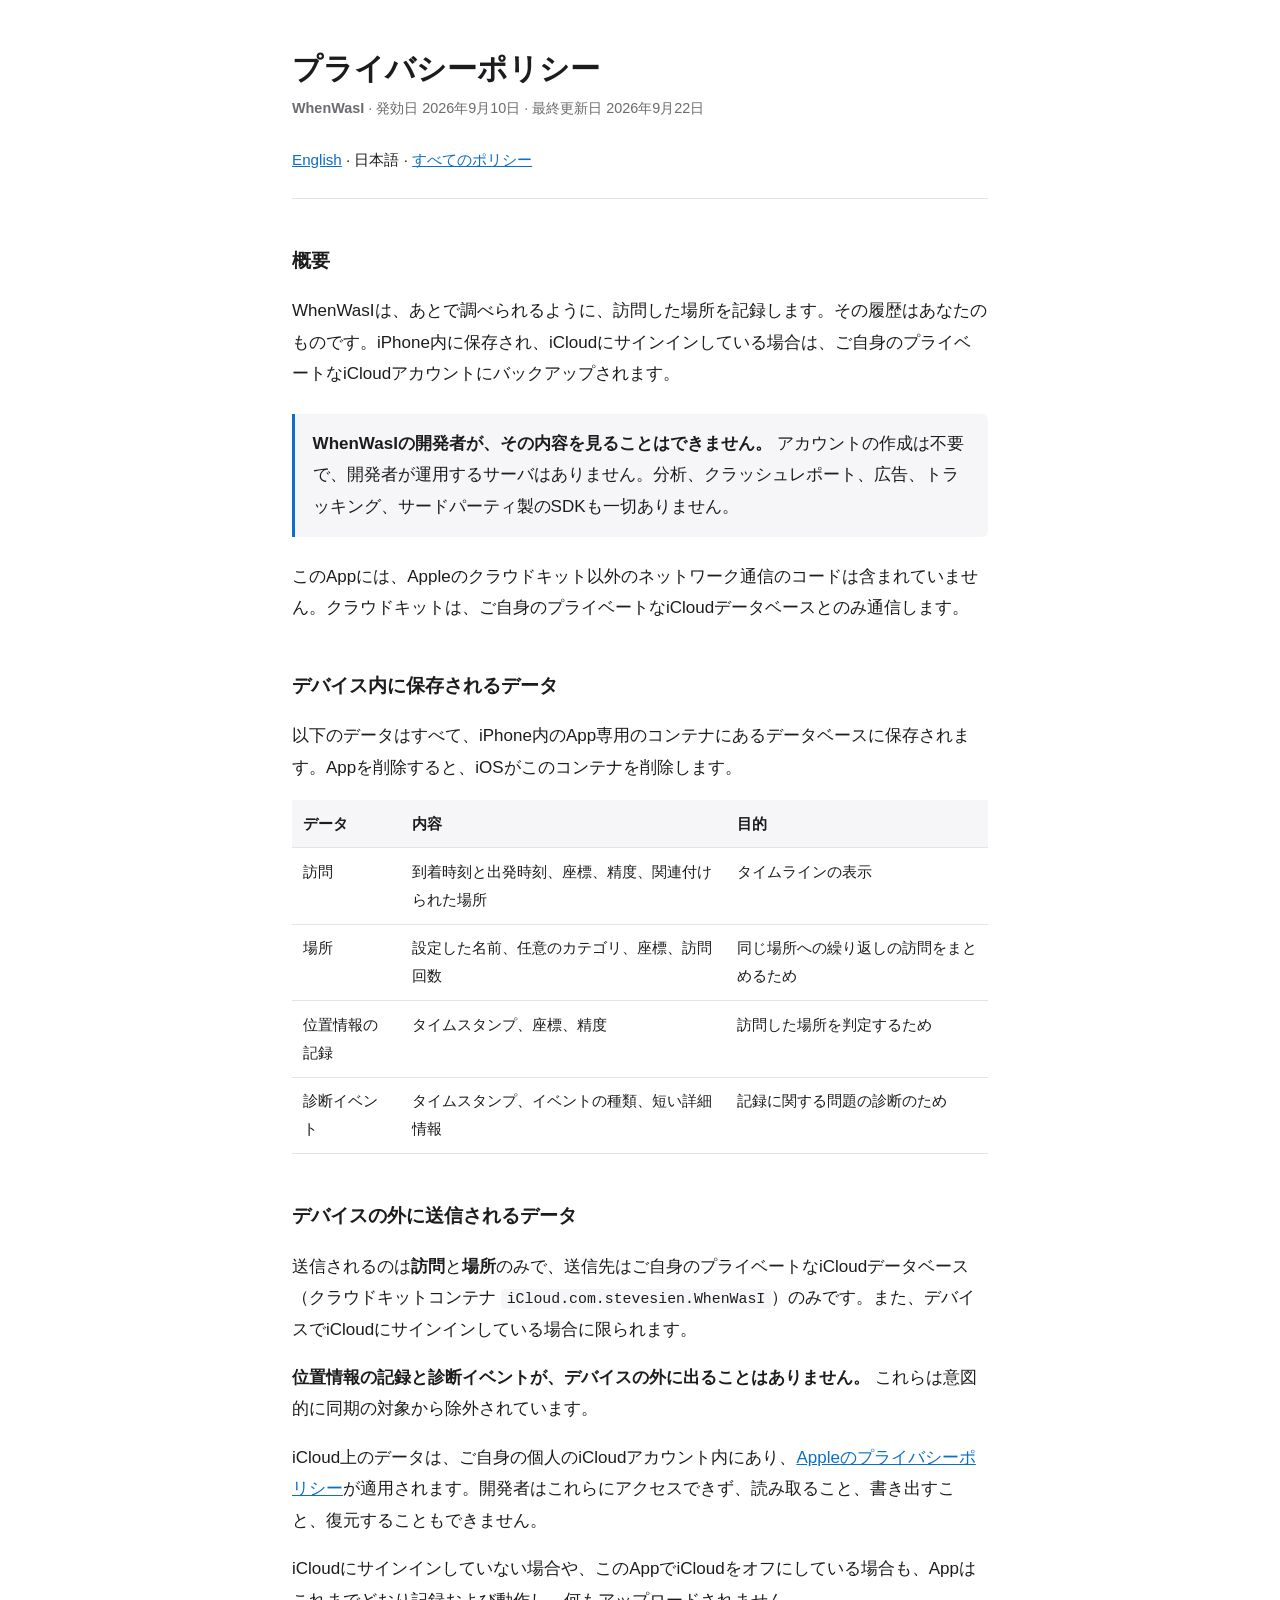
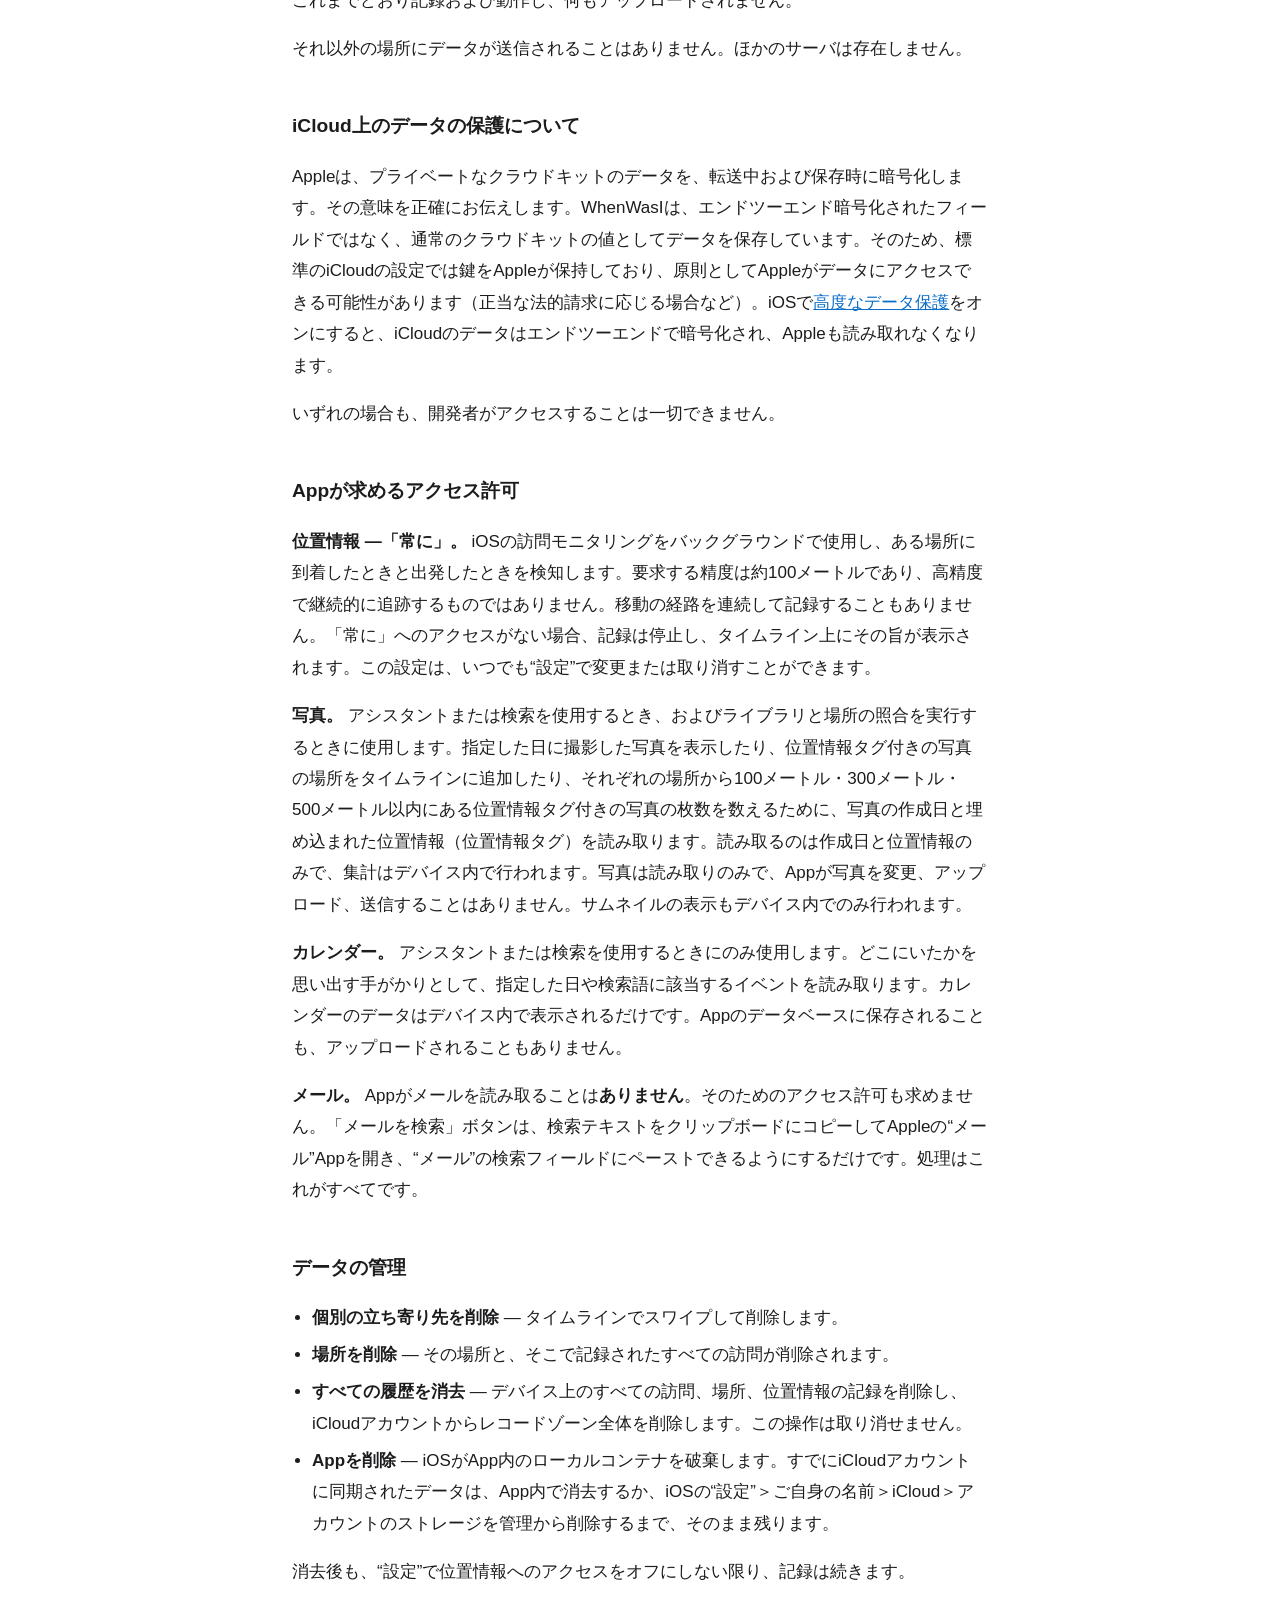
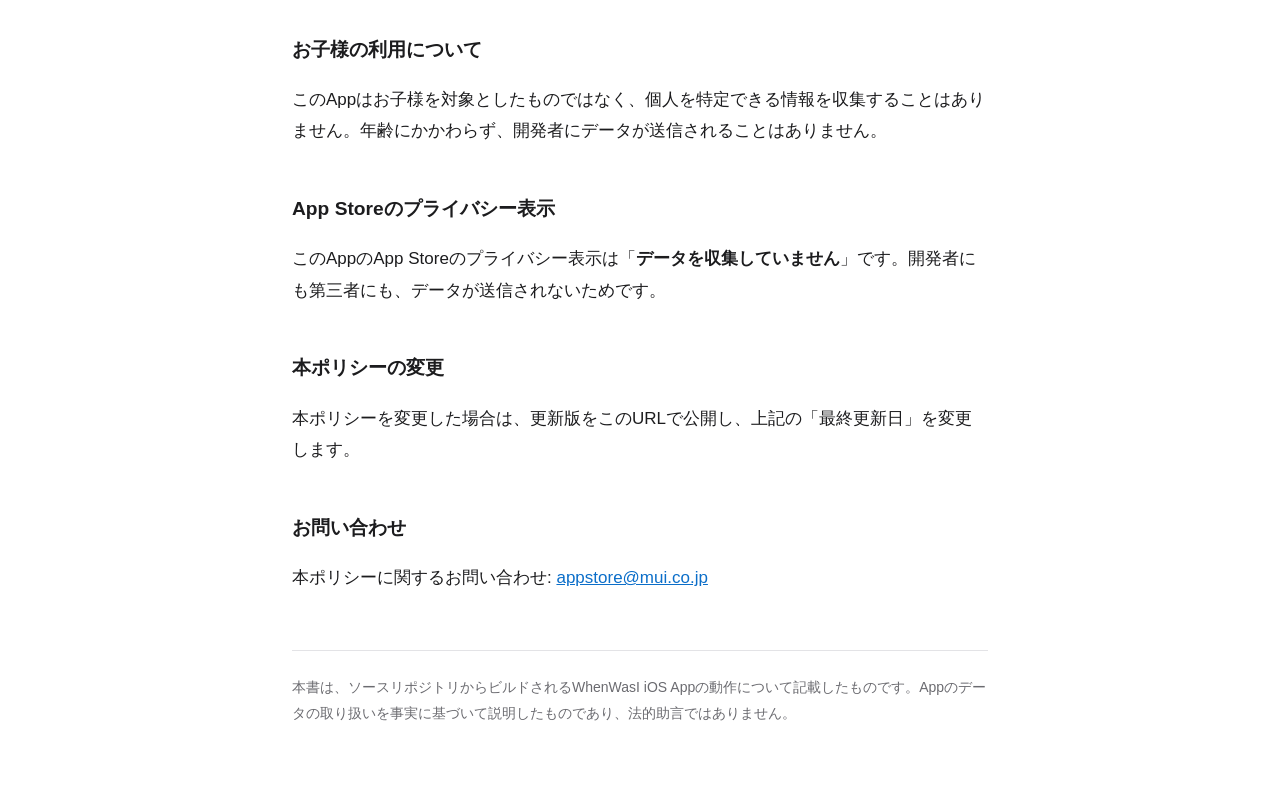
<file: whenwasi-ja.html>
<!DOCTYPE html>
<html lang="ja">
<head>
<meta charset="utf-8">
<meta name="viewport" content="width=device-width, initial-scale=1">
<title>プライバシーポリシー — WhenWasI</title>
<meta name="description" content="WhenWasI iOS Appのプライバシーポリシー。位置情報履歴はiPhone内と、ご自身のプライベートなiCloudアカウントに保存されます。">
<link rel="canonical" href="https://stevesien.github.io/policies/whenwasi-ja.html">
<link rel="alternate" hreflang="en" href="https://stevesien.github.io/policies/whenwasi.html">
<link rel="alternate" hreflang="ja" href="https://stevesien.github.io/policies/whenwasi-ja.html">
<link rel="stylesheet" href="style.css">
</head>
<body>

<h1>プライバシーポリシー</h1>
<p class="dates"><strong>WhenWasI</strong> · 発効日 2026年9月10日 · 最終更新日 2026年9月22日</p>
<p class="lang"><a href="whenwasi.html">English</a> · 日本語 · <a href="./">すべてのポリシー</a></p>

<h2>概要</h2>
<p>WhenWasIは、あとで調べられるように、訪問した場所を記録します。その履歴はあなたのものです。iPhone内に保存され、iCloudにサインインしている場合は、ご自身のプライベートなiCloudアカウントにバックアップされます。</p>

<div class="callout">
  <strong>WhenWasIの開発者が、その内容を見ることはできません。</strong> アカウントの作成は不要で、開発者が運用するサーバはありません。分析、クラッシュレポート、広告、トラッキング、サードパーティ製のSDKも一切ありません。
</div>

<p>このAppには、Appleのクラウドキット以外のネットワーク通信のコードは含まれていません。クラウドキットは、ご自身のプライベートなiCloudデータベースとのみ通信します。</p>

<h2>デバイス内に保存されるデータ</h2>
<p>以下のデータはすべて、iPhone内のApp専用のコンテナにあるデータベースに保存されます。Appを削除すると、iOSがこのコンテナを削除します。</p>
<table>
  <thead><tr><th>データ</th><th>内容</th><th>目的</th></tr></thead>
  <tbody>
    <tr><td>訪問</td><td>到着時刻と出発時刻、座標、精度、関連付けられた場所</td><td>タイムラインの表示</td></tr>
    <tr><td>場所</td><td>設定した名前、任意のカテゴリ、座標、訪問回数</td><td>同じ場所への繰り返しの訪問をまとめるため</td></tr>
    <tr><td>位置情報の記録</td><td>タイムスタンプ、座標、精度</td><td>訪問した場所を判定するため</td></tr>
    <tr><td>診断イベント</td><td>タイムスタンプ、イベントの種類、短い詳細情報</td><td>記録に関する問題の診断のため</td></tr>
  </tbody>
</table>

<h2>デバイスの外に送信されるデータ</h2>
<p>送信されるのは<strong>訪問</strong>と<strong>場所</strong>のみで、送信先はご自身のプライベートなiCloudデータベース（クラウドキットコンテナ <code>iCloud.com.stevesien.WhenWasI</code>）のみです。また、デバイスでiCloudにサインインしている場合に限られます。</p>
<p><strong>位置情報の記録と診断イベントが、デバイスの外に出ることはありません。</strong> これらは意図的に同期の対象から除外されています。</p>
<p>iCloud上のデータは、ご自身の個人のiCloudアカウント内にあり、<a href="https://www.apple.com/legal/privacy/">Appleのプライバシーポリシー</a>が適用されます。開発者はこれらにアクセスできず、読み取ること、書き出すこと、復元することもできません。</p>
<p>iCloudにサインインしていない場合や、このAppでiCloudをオフにしている場合も、Appはこれまでどおり記録および動作し、何もアップロードされません。</p>
<p>それ以外の場所にデータが送信されることはありません。ほかのサーバは存在しません。</p>

<h2>iCloud上のデータの保護について</h2>
<p>Appleは、プライベートなクラウドキットのデータを、転送中および保存時に暗号化します。その意味を正確にお伝えします。WhenWasIは、エンドツーエンド暗号化されたフィールドではなく、通常のクラウドキットの値としてデータを保存しています。そのため、標準のiCloudの設定では鍵をAppleが保持しており、原則としてAppleがデータにアクセスできる可能性があります（正当な法的請求に応じる場合など）。iOSで<a href="https://support.apple.com/ja-jp/102651">高度なデータ保護</a>をオンにすると、iCloudのデータはエンドツーエンドで暗号化され、Appleも読み取れなくなります。</p>
<p>いずれの場合も、開発者がアクセスすることは一切できません。</p>

<h2>Appが求めるアクセス許可</h2>
<p><strong>位置情報 —「常に」。</strong> iOSの訪問モニタリングをバックグラウンドで使用し、ある場所に到着したときと出発したときを検知します。要求する精度は約100メートルであり、高精度で継続的に追跡するものではありません。移動の経路を連続して記録することもありません。「常に」へのアクセスがない場合、記録は停止し、タイムライン上にその旨が表示されます。この設定は、いつでも“設定”で変更または取り消すことができます。</p>
<p><strong>写真。</strong> アシスタントまたは検索を使用するとき、およびライブラリと場所の照合を実行するときに使用します。指定した日に撮影した写真を表示したり、位置情報タグ付きの写真の場所をタイムラインに追加したり、それぞれの場所から100メートル・300メートル・500メートル以内にある位置情報タグ付きの写真の枚数を数えるために、写真の作成日と埋め込まれた位置情報（位置情報タグ）を読み取ります。読み取るのは作成日と位置情報のみで、集計はデバイス内で行われます。写真は読み取りのみで、Appが写真を変更、アップロード、送信することはありません。サムネイルの表示もデバイス内でのみ行われます。</p>
<p><strong>カレンダー。</strong> アシスタントまたは検索を使用するときにのみ使用します。どこにいたかを思い出す手がかりとして、指定した日や検索語に該当するイベントを読み取ります。カレンダーのデータはデバイス内で表示されるだけです。Appのデータベースに保存されることも、アップロードされることもありません。</p>
<p><strong>メール。</strong> Appがメールを読み取ることは<strong>ありません</strong>。そのためのアクセス許可も求めません。「メールを検索」ボタンは、検索テキストをクリップボードにコピーしてAppleの“メール”Appを開き、“メール”の検索フィールドにペーストできるようにするだけです。処理はこれがすべてです。</p>

<h2>データの管理</h2>
<ul>
  <li><strong>個別の立ち寄り先を削除</strong> — タイムラインでスワイプして削除します。</li>
  <li><strong>場所を削除</strong> — その場所と、そこで記録されたすべての訪問が削除されます。</li>
  <li><strong>すべての履歴を消去</strong> — デバイス上のすべての訪問、場所、位置情報の記録を削除し、iCloudアカウントからレコードゾーン全体を削除します。この操作は取り消せません。</li>
  <li><strong>Appを削除</strong> — iOSがApp内のローカルコンテナを破棄します。すでにiCloudアカウントに同期されたデータは、App内で消去するか、iOSの“設定”＞ご自身の名前＞iCloud＞アカウントのストレージを管理から削除するまで、そのまま残ります。</li>
</ul>
<p>消去後も、“設定”で位置情報へのアクセスをオフにしない限り、記録は続きます。</p>

<h2>お子様の利用について</h2>
<p>このAppはお子様を対象としたものではなく、個人を特定できる情報を収集することはありません。年齢にかかわらず、開発者にデータが送信されることはありません。</p>

<h2>App Storeのプライバシー表示</h2>
<p>このAppのApp Storeのプライバシー表示は「<strong>データを収集していません</strong>」です。開発者にも第三者にも、データが送信されないためです。</p>

<h2>本ポリシーの変更</h2>
<p>本ポリシーを変更した場合は、更新版をこのURLで公開し、上記の「最終更新日」を変更します。</p>

<h2>お問い合わせ</h2>
<p>本ポリシーに関するお問い合わせ: <a href="mailto:appstore@mui.co.jp">appstore@mui.co.jp</a></p>

<footer>
  本書は、ソースリポジトリからビルドされるWhenWasI iOS Appの動作について記載したものです。Appのデータの取り扱いを事実に基づいて説明したものであり、法的助言ではありません。
</footer>

</body>
</html>
</file>
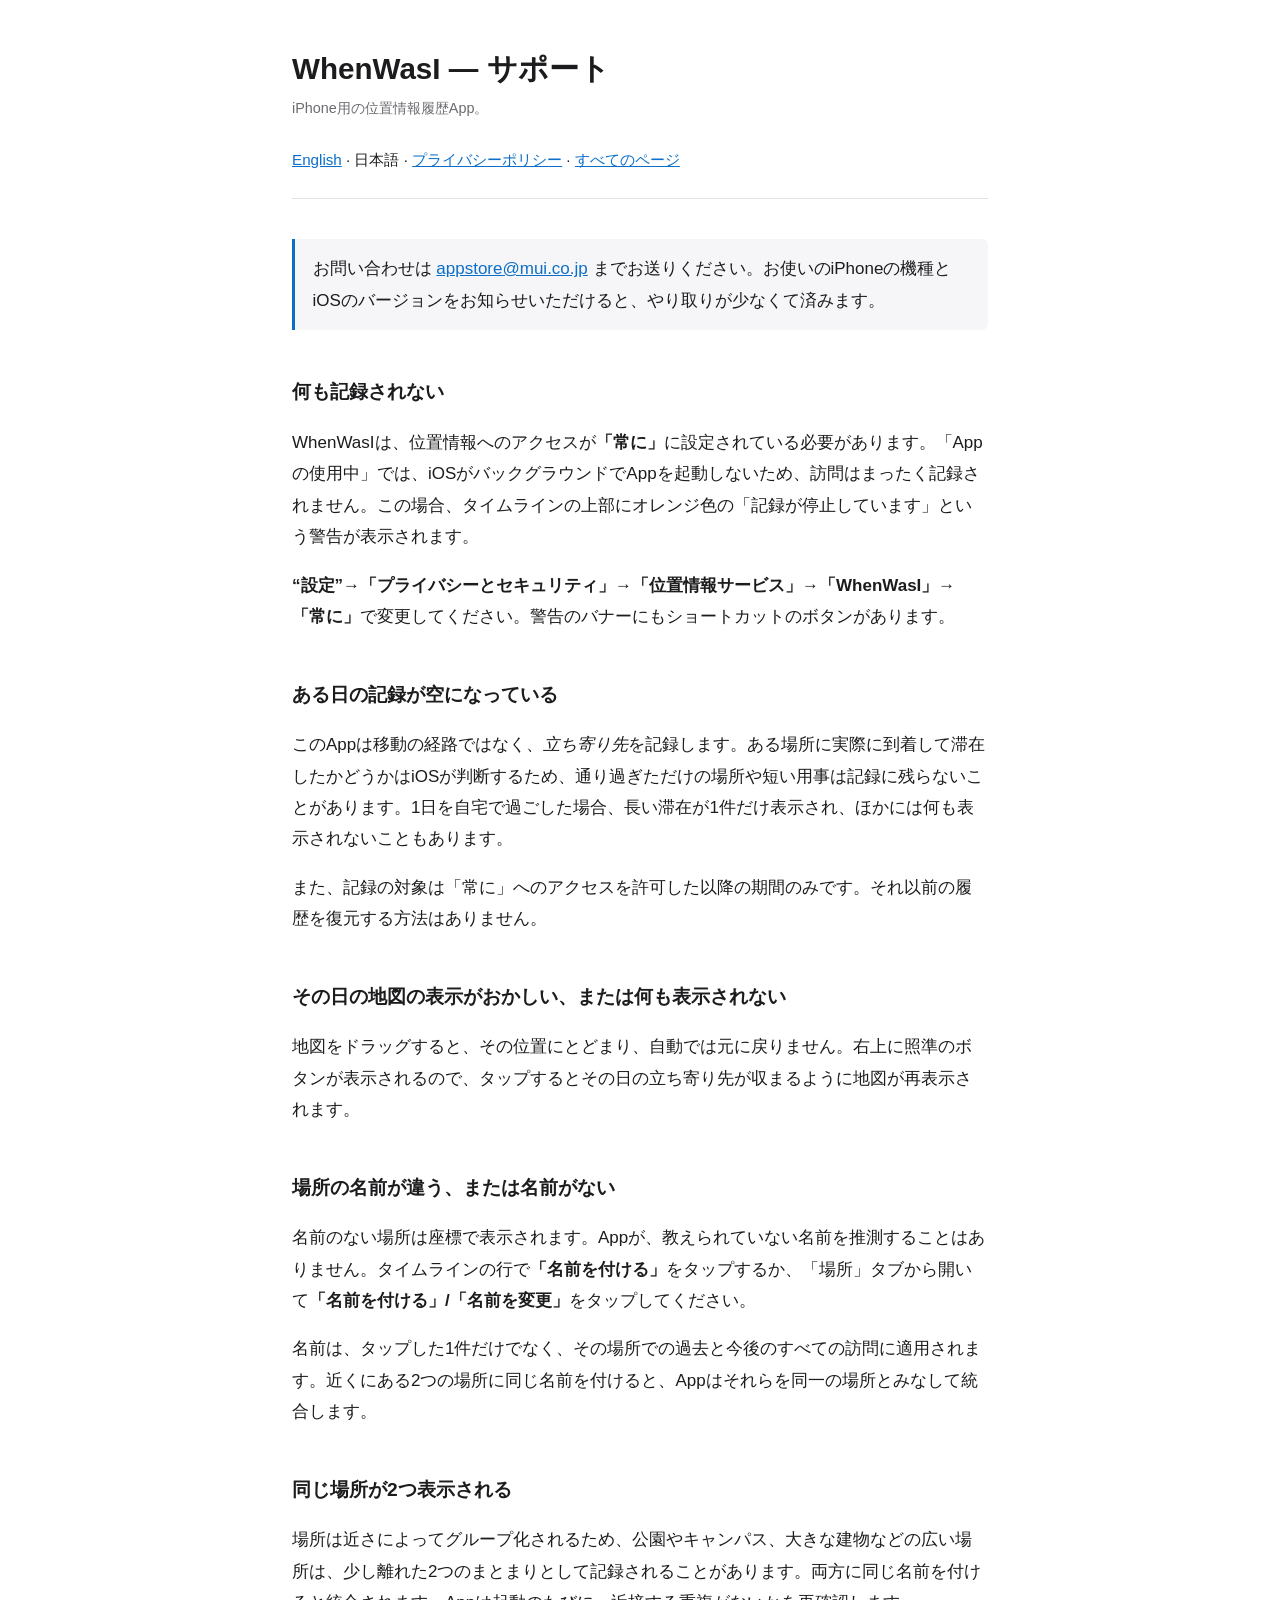
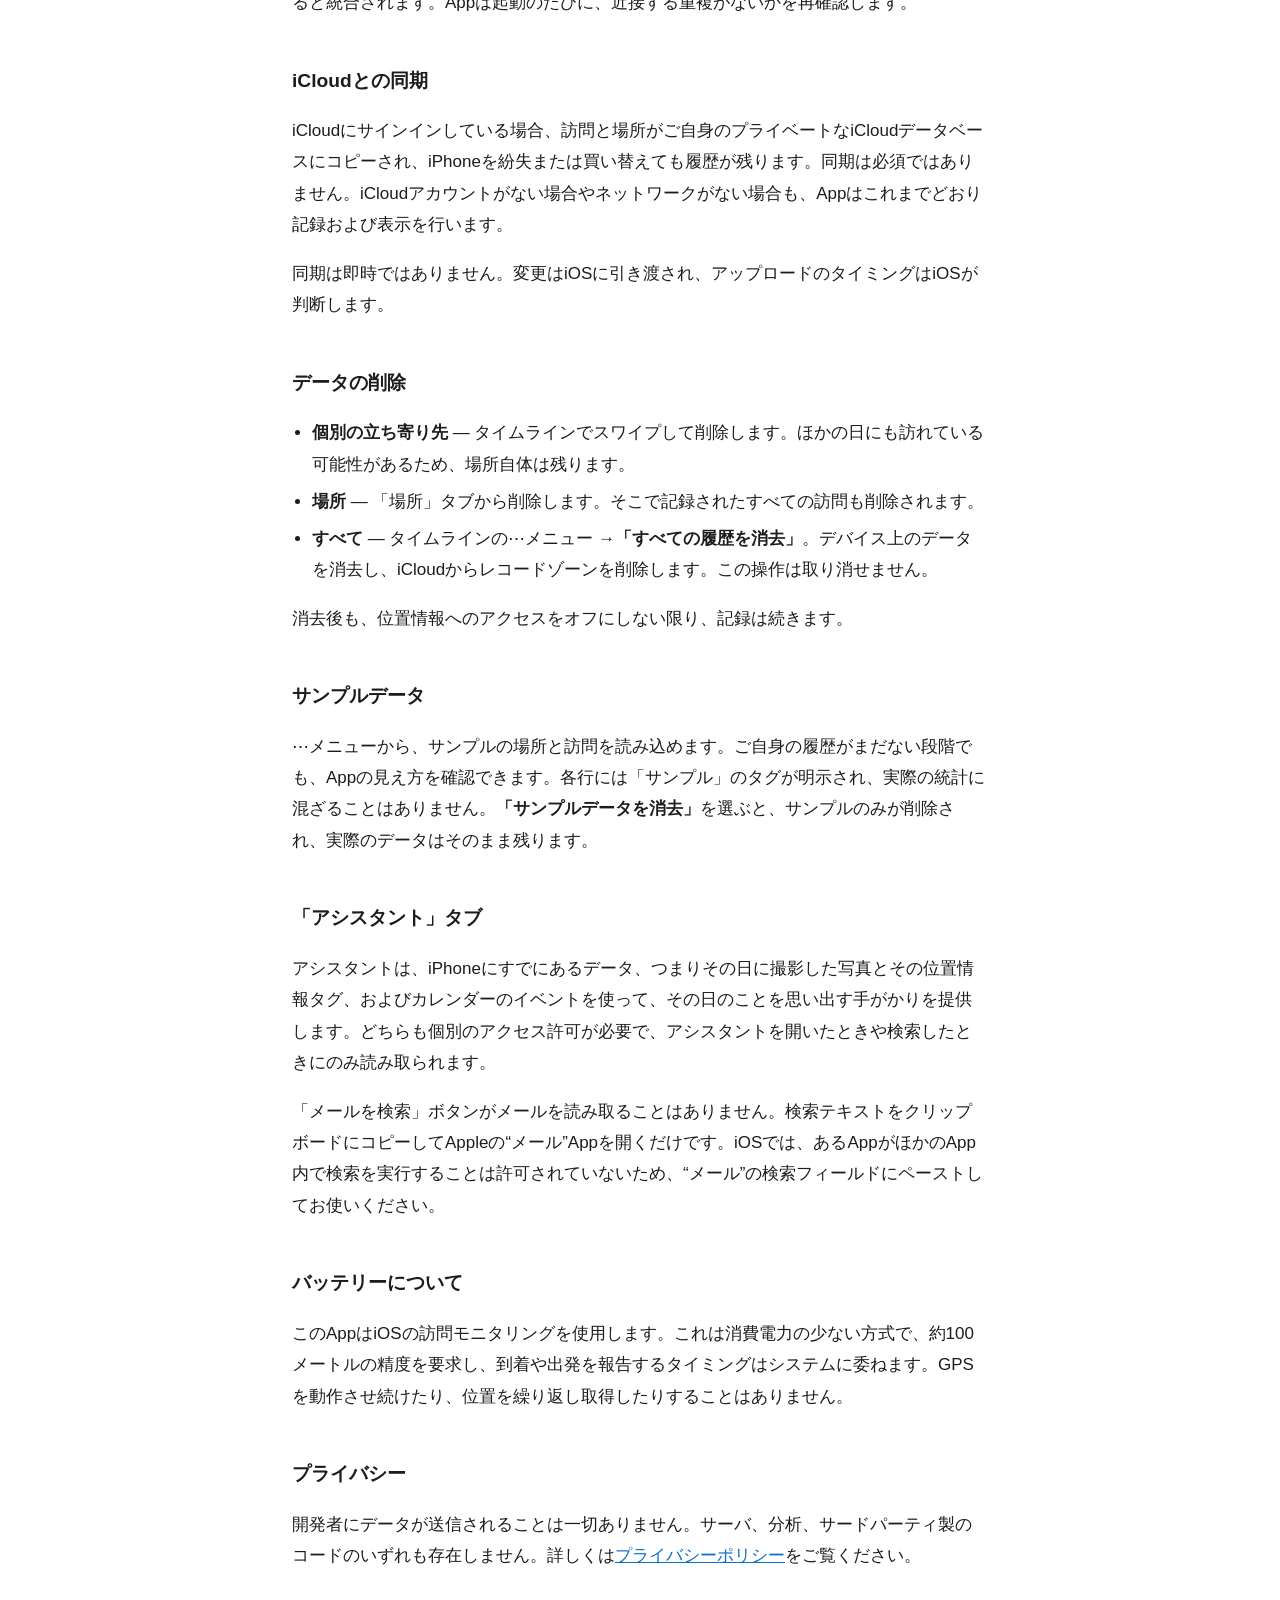
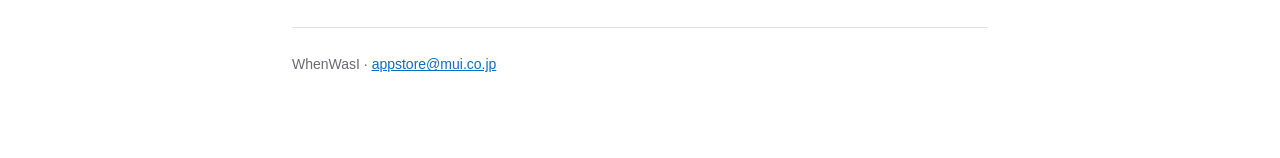
<file: whenwasi-support-ja.html>
<!DOCTYPE html>
<html lang="ja">
<head>
<meta charset="utf-8">
<meta name="viewport" content="width=device-width, initial-scale=1">
<title>サポート — WhenWasI</title>
<meta name="description" content="WhenWasI iOS Appのヘルプとトラブルシューティング。">
<link rel="canonical" href="https://stevesien.github.io/policies/whenwasi-support-ja.html">
<link rel="alternate" hreflang="en" href="https://stevesien.github.io/policies/whenwasi-support.html">
<link rel="alternate" hreflang="ja" href="https://stevesien.github.io/policies/whenwasi-support-ja.html">
<link rel="stylesheet" href="style.css">
</head>
<body>

<h1>WhenWasI — サポート</h1>
<p class="dates">iPhone用の位置情報履歴App。</p>
<p class="lang"><a href="whenwasi-support.html">English</a> · 日本語 · <a href="whenwasi-ja.html">プライバシーポリシー</a> · <a href="./">すべてのページ</a></p>

<div class="callout">
  お問い合わせは <a href="mailto:appstore@mui.co.jp">appstore@mui.co.jp</a> までお送りください。お使いのiPhoneの機種とiOSのバージョンをお知らせいただけると、やり取りが少なくて済みます。
</div>

<h2>何も記録されない</h2>
<p>WhenWasIは、位置情報へのアクセスが<strong>「常に」</strong>に設定されている必要があります。「Appの使用中」では、iOSがバックグラウンドでAppを起動しないため、訪問はまったく記録されません。この場合、タイムラインの上部にオレンジ色の「記録が停止しています」という警告が表示されます。</p>
<p><strong>“設定”→「プライバシーとセキュリティ」→「位置情報サービス」→「WhenWasI」→「常に」</strong>で変更してください。警告のバナーにもショートカットのボタンがあります。</p>

<h2>ある日の記録が空になっている</h2>
<p>このAppは移動の経路ではなく、<em>立ち寄り先</em>を記録します。ある場所に実際に到着して滞在したかどうかはiOSが判断するため、通り過ぎただけの場所や短い用事は記録に残らないことがあります。1日を自宅で過ごした場合、長い滞在が1件だけ表示され、ほかには何も表示されないこともあります。</p>
<p>また、記録の対象は「常に」へのアクセスを許可した以降の期間のみです。それ以前の履歴を復元する方法はありません。</p>

<h2>その日の地図の表示がおかしい、または何も表示されない</h2>
<p>地図をドラッグすると、その位置にとどまり、自動では元に戻りません。右上に照準のボタンが表示されるので、タップするとその日の立ち寄り先が収まるように地図が再表示されます。</p>

<h2>場所の名前が違う、または名前がない</h2>
<p>名前のない場所は座標で表示されます。Appが、教えられていない名前を推測することはありません。タイムラインの行で<strong>「名前を付ける」</strong>をタップするか、「場所」タブから開いて<strong>「名前を付ける」/「名前を変更」</strong>をタップしてください。</p>
<p>名前は、タップした1件だけでなく、その場所での過去と今後のすべての訪問に適用されます。近くにある2つの場所に同じ名前を付けると、Appはそれらを同一の場所とみなして統合します。</p>

<h2>同じ場所が2つ表示される</h2>
<p>場所は近さによってグループ化されるため、公園やキャンパス、大きな建物などの広い場所は、少し離れた2つのまとまりとして記録されることがあります。両方に同じ名前を付けると統合されます。Appは起動のたびに、近接する重複がないかを再確認します。</p>

<h2>iCloudとの同期</h2>
<p>iCloudにサインインしている場合、訪問と場所がご自身のプライベートなiCloudデータベースにコピーされ、iPhoneを紛失または買い替えても履歴が残ります。同期は必須ではありません。iCloudアカウントがない場合やネットワークがない場合も、Appはこれまでどおり記録および表示を行います。</p>
<p>同期は即時ではありません。変更はiOSに引き渡され、アップロードのタイミングはiOSが判断します。</p>

<h2>データの削除</h2>
<ul>
  <li><strong>個別の立ち寄り先</strong> — タイムラインでスワイプして削除します。ほかの日にも訪れている可能性があるため、場所自体は残ります。</li>
  <li><strong>場所</strong> — 「場所」タブから削除します。そこで記録されたすべての訪問も削除されます。</li>
  <li><strong>すべて</strong> — タイムラインの⋯メニュー →<strong>「すべての履歴を消去」</strong>。デバイス上のデータを消去し、iCloudからレコードゾーンを削除します。この操作は取り消せません。</li>
</ul>
<p>消去後も、位置情報へのアクセスをオフにしない限り、記録は続きます。</p>

<h2>サンプルデータ</h2>
<p>⋯メニューから、サンプルの場所と訪問を読み込めます。ご自身の履歴がまだない段階でも、Appの見え方を確認できます。各行には「サンプル」のタグが明示され、実際の統計に混ざることはありません。<strong>「サンプルデータを消去」</strong>を選ぶと、サンプルのみが削除され、実際のデータはそのまま残ります。</p>

<h2>「アシスタント」タブ</h2>
<p>アシスタントは、iPhoneにすでにあるデータ、つまりその日に撮影した写真とその位置情報タグ、およびカレンダーのイベントを使って、その日のことを思い出す手がかりを提供します。どちらも個別のアクセス許可が必要で、アシスタントを開いたときや検索したときにのみ読み取られます。</p>
<p>「メールを検索」ボタンがメールを読み取ることはありません。検索テキストをクリップボードにコピーしてAppleの“メール”Appを開くだけです。iOSでは、あるAppがほかのApp内で検索を実行することは許可されていないため、“メール”の検索フィールドにペーストしてお使いください。</p>

<h2>バッテリーについて</h2>
<p>このAppはiOSの訪問モニタリングを使用します。これは消費電力の少ない方式で、約100メートルの精度を要求し、到着や出発を報告するタイミングはシステムに委ねます。GPSを動作させ続けたり、位置を繰り返し取得したりすることはありません。</p>

<h2>プライバシー</h2>
<p>開発者にデータが送信されることは一切ありません。サーバ、分析、サードパーティ製のコードのいずれも存在しません。詳しくは<a href="whenwasi-ja.html">プライバシーポリシー</a>をご覧ください。</p>

<footer>
  WhenWasI · <a href="mailto:appstore@mui.co.jp">appstore@mui.co.jp</a>
</footer>

</body>
</html>
</file>
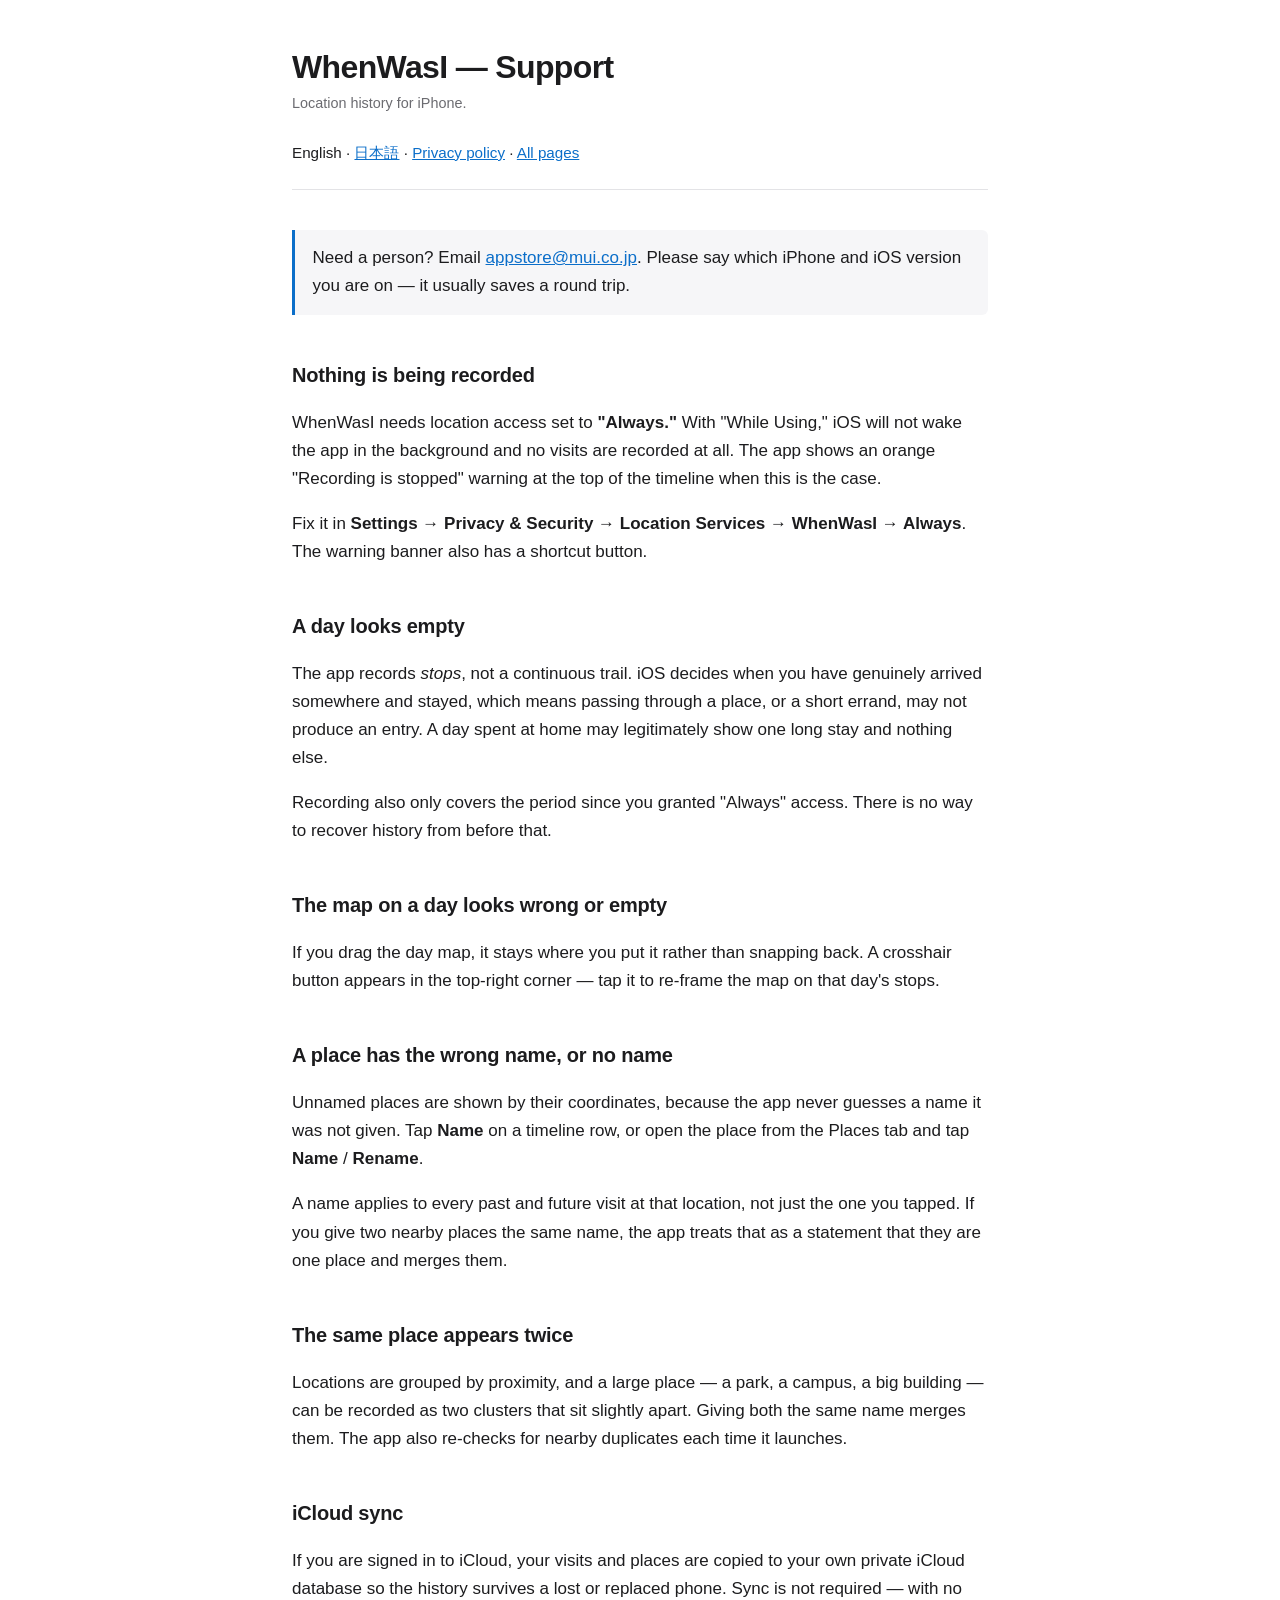
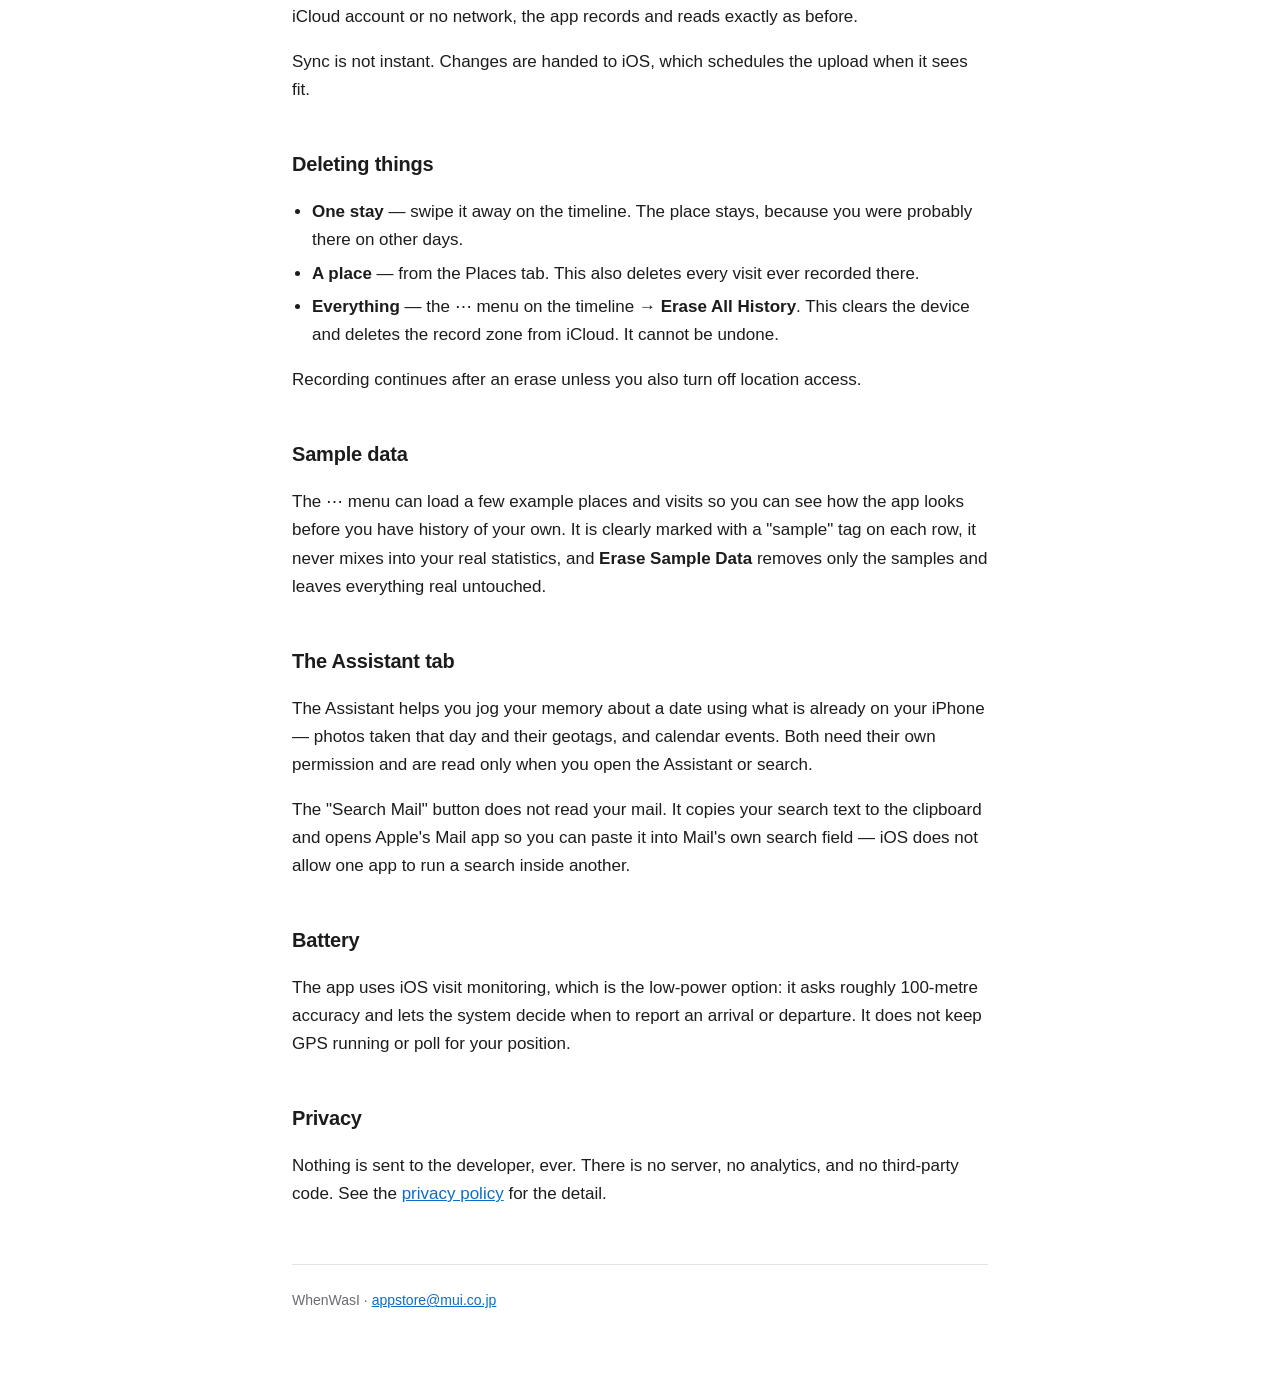
<file: whenwasi-support.html>
<!DOCTYPE html>
<html lang="en">
<head>
<meta charset="utf-8">
<meta name="viewport" content="width=device-width, initial-scale=1">
<title>Support — WhenWasI</title>
<meta name="description" content="Help and troubleshooting for the WhenWasI iOS app.">
<link rel="canonical" href="https://stevesien.github.io/policies/whenwasi-support.html">
<link rel="alternate" hreflang="en" href="https://stevesien.github.io/policies/whenwasi-support.html">
<link rel="alternate" hreflang="ja" href="https://stevesien.github.io/policies/whenwasi-support-ja.html">
<link rel="stylesheet" href="style.css">
</head>
<body>

<h1>WhenWasI — Support</h1>
<p class="dates">Location history for iPhone.</p>
<p class="lang">English · <a href="whenwasi-support-ja.html">日本語</a> · <a href="whenwasi.html">Privacy policy</a> · <a href="./">All pages</a></p>

<div class="callout">
  Need a person? Email <a href="mailto:appstore@mui.co.jp">appstore@mui.co.jp</a>. Please say which iPhone and iOS version you are on — it usually saves a round trip.
</div>

<h2>Nothing is being recorded</h2>
<p>WhenWasI needs location access set to <strong>"Always."</strong> With "While Using," iOS will not wake the app in the background and no visits are recorded at all. The app shows an orange "Recording is stopped" warning at the top of the timeline when this is the case.</p>
<p>Fix it in <strong>Settings → Privacy &amp; Security → Location Services → WhenWasI → Always</strong>. The warning banner also has a shortcut button.</p>

<h2>A day looks empty</h2>
<p>The app records <em>stops</em>, not a continuous trail. iOS decides when you have genuinely arrived somewhere and stayed, which means passing through a place, or a short errand, may not produce an entry. A day spent at home may legitimately show one long stay and nothing else.</p>
<p>Recording also only covers the period since you granted "Always" access. There is no way to recover history from before that.</p>

<h2>The map on a day looks wrong or empty</h2>
<p>If you drag the day map, it stays where you put it rather than snapping back. A crosshair button appears in the top-right corner — tap it to re-frame the map on that day's stops.</p>

<h2>A place has the wrong name, or no name</h2>
<p>Unnamed places are shown by their coordinates, because the app never guesses a name it was not given. Tap <strong>Name</strong> on a timeline row, or open the place from the Places tab and tap <strong>Name</strong> / <strong>Rename</strong>.</p>
<p>A name applies to every past and future visit at that location, not just the one you tapped. If you give two nearby places the same name, the app treats that as a statement that they are one place and merges them.</p>

<h2>The same place appears twice</h2>
<p>Locations are grouped by proximity, and a large place — a park, a campus, a big building — can be recorded as two clusters that sit slightly apart. Giving both the same name merges them. The app also re-checks for nearby duplicates each time it launches.</p>

<h2>iCloud sync</h2>
<p>If you are signed in to iCloud, your visits and places are copied to your own private iCloud database so the history survives a lost or replaced phone. Sync is not required — with no iCloud account or no network, the app records and reads exactly as before.</p>
<p>Sync is not instant. Changes are handed to iOS, which schedules the upload when it sees fit.</p>

<h2>Deleting things</h2>
<ul>
  <li><strong>One stay</strong> — swipe it away on the timeline. The place stays, because you were probably there on other days.</li>
  <li><strong>A place</strong> — from the Places tab. This also deletes every visit ever recorded there.</li>
  <li><strong>Everything</strong> — the ⋯ menu on the timeline → <strong>Erase All History</strong>. This clears the device and deletes the record zone from iCloud. It cannot be undone.</li>
</ul>
<p>Recording continues after an erase unless you also turn off location access.</p>

<h2>Sample data</h2>
<p>The ⋯ menu can load a few example places and visits so you can see how the app looks before you have history of your own. It is clearly marked with a "sample" tag on each row, it never mixes into your real statistics, and <strong>Erase Sample Data</strong> removes only the samples and leaves everything real untouched.</p>

<h2>The Assistant tab</h2>
<p>The Assistant helps you jog your memory about a date using what is already on your iPhone — photos taken that day and their geotags, and calendar events. Both need their own permission and are read only when you open the Assistant or search.</p>
<p>The "Search Mail" button does not read your mail. It copies your search text to the clipboard and opens Apple's Mail app so you can paste it into Mail's own search field — iOS does not allow one app to run a search inside another.</p>

<h2>Battery</h2>
<p>The app uses iOS visit monitoring, which is the low-power option: it asks roughly 100-metre accuracy and lets the system decide when to report an arrival or departure. It does not keep GPS running or poll for your position.</p>

<h2>Privacy</h2>
<p>Nothing is sent to the developer, ever. There is no server, no analytics, and no third-party code. See the <a href="whenwasi.html">privacy policy</a> for the detail.</p>

<footer>
  WhenWasI · <a href="mailto:appstore@mui.co.jp">appstore@mui.co.jp</a>
</footer>

</body>
</html>
</file>
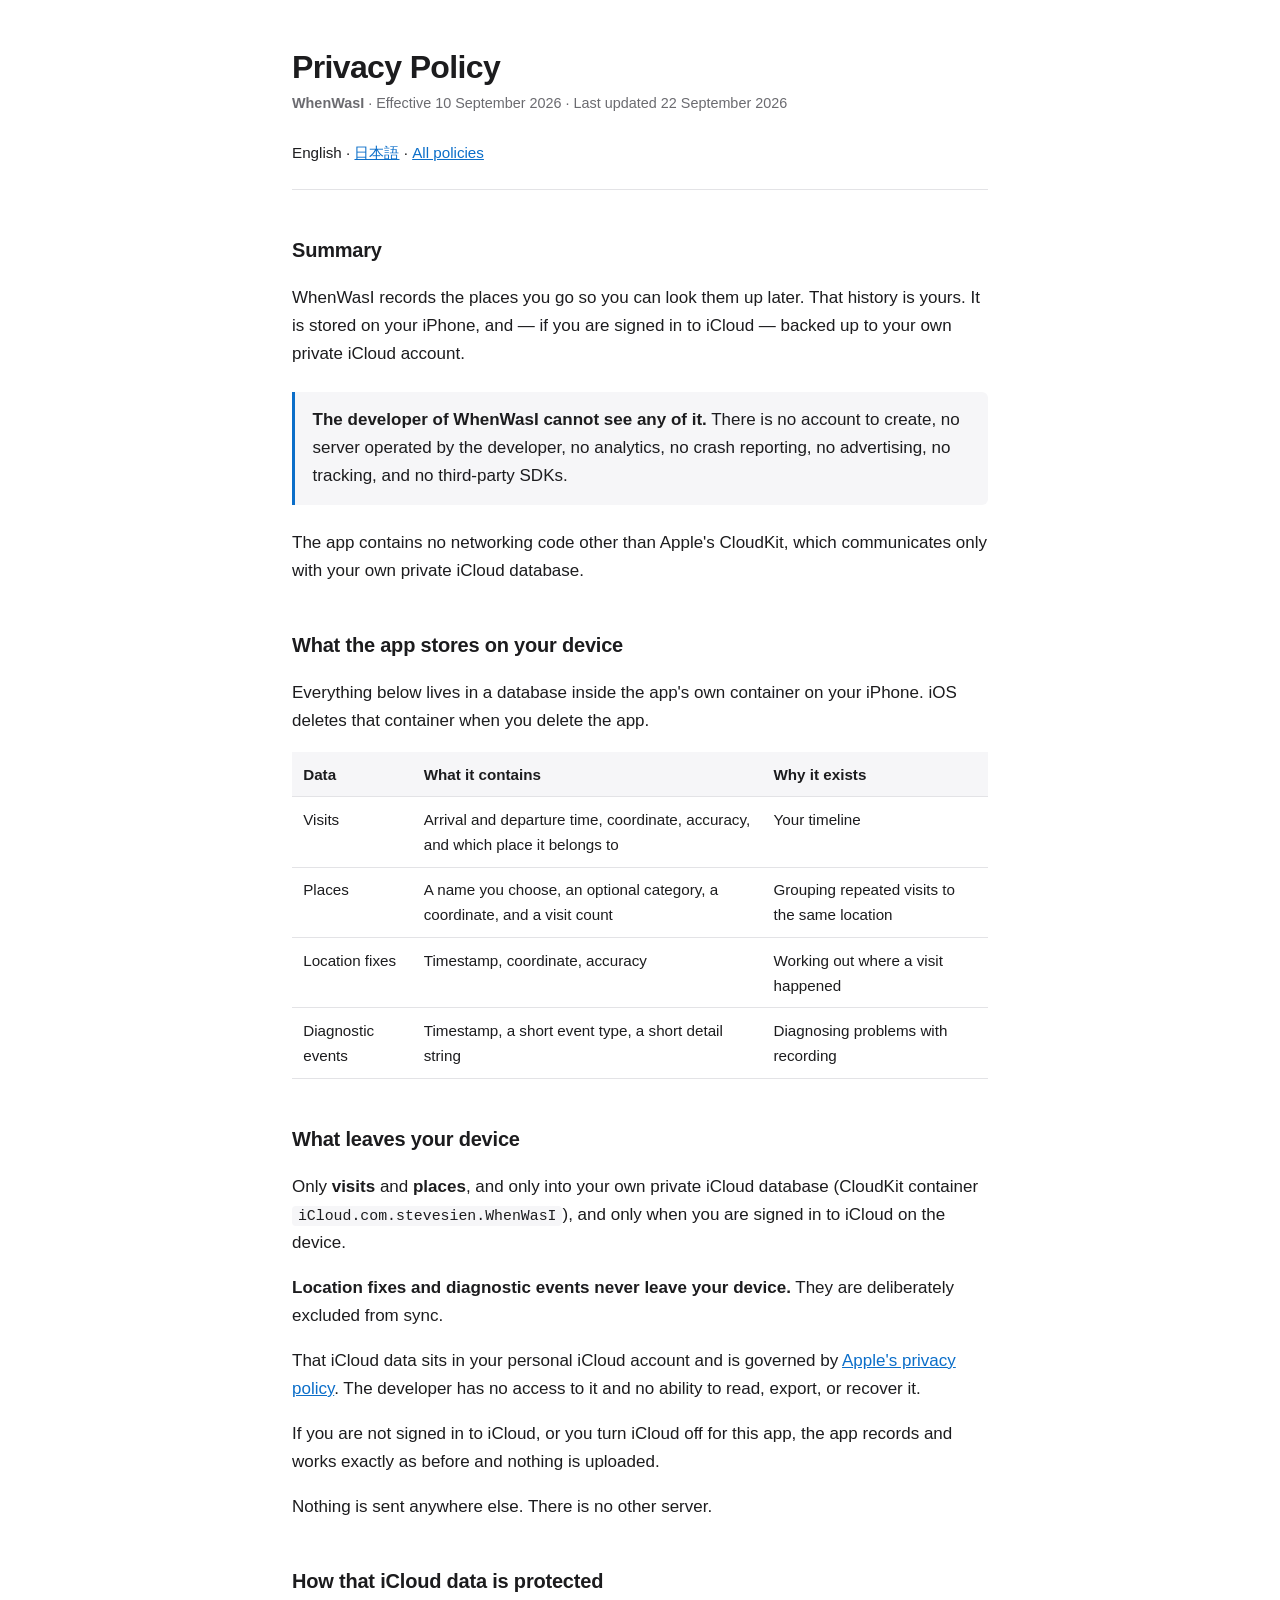
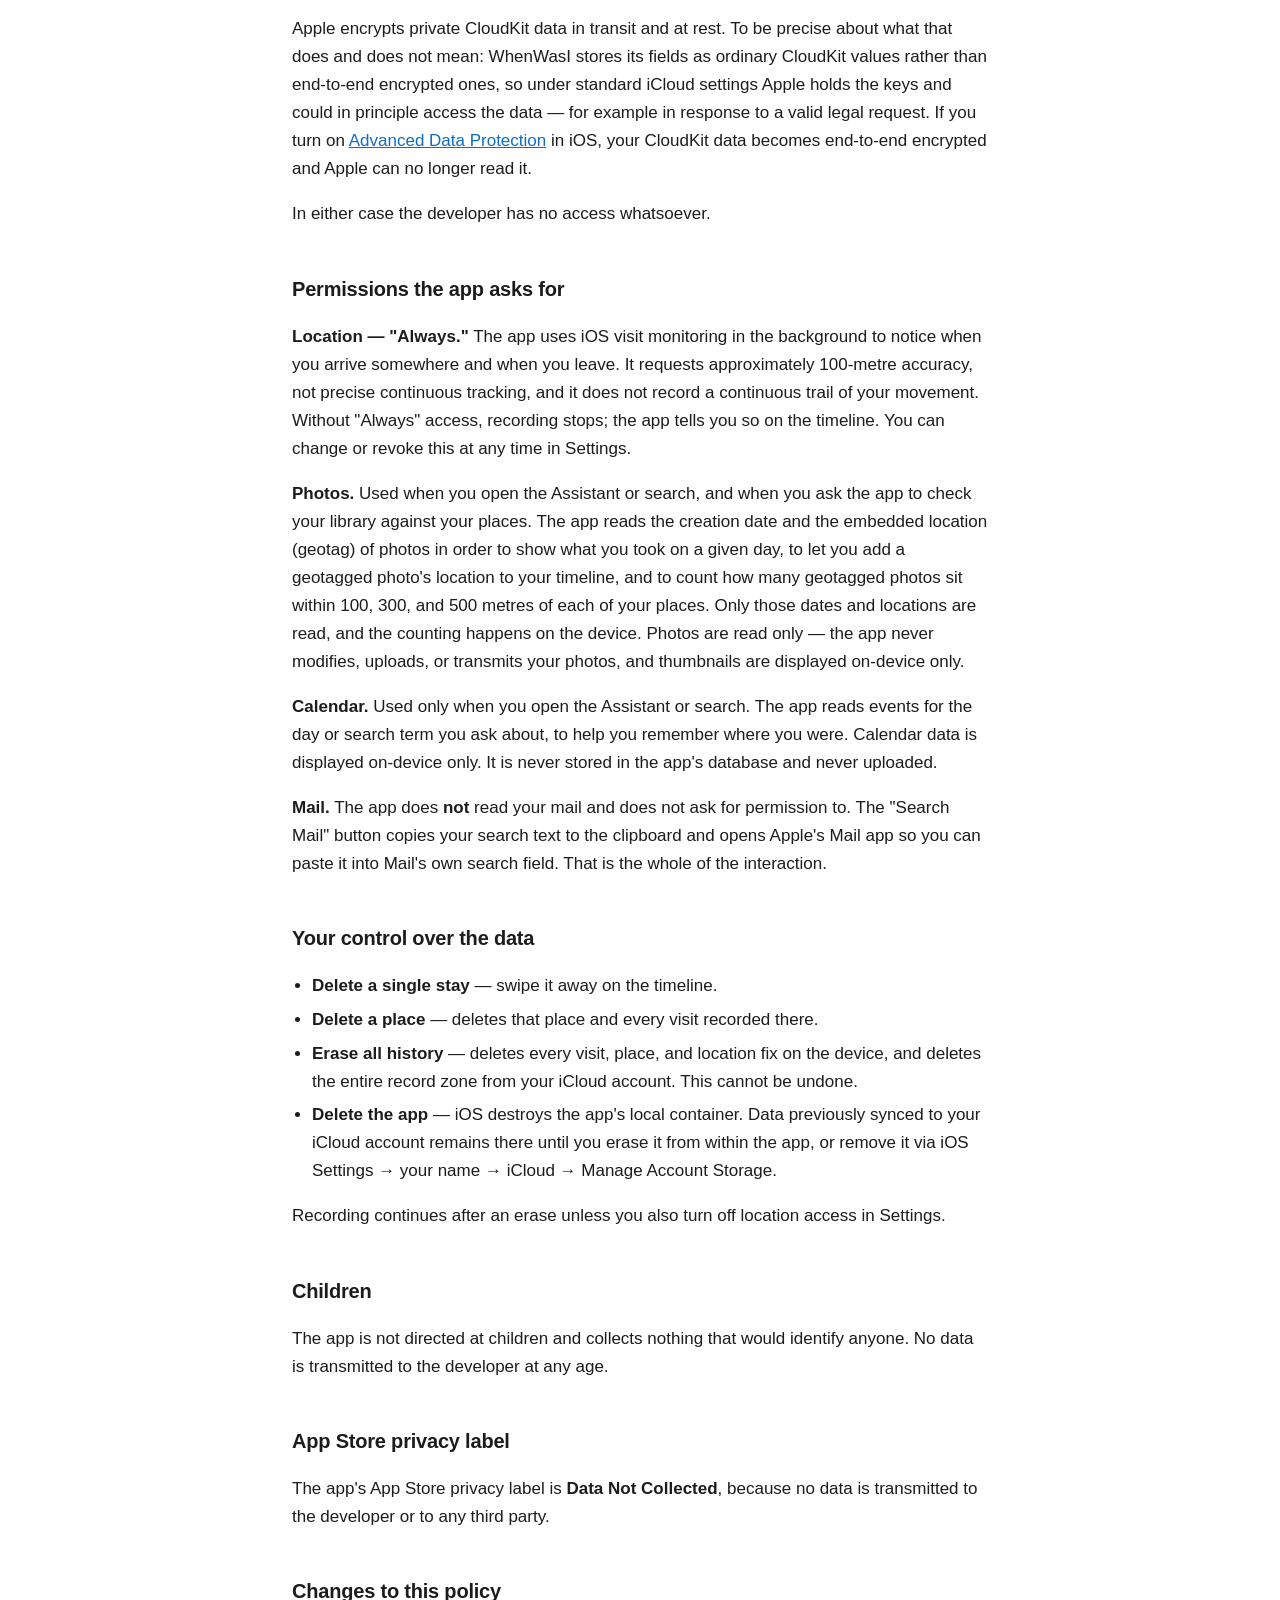
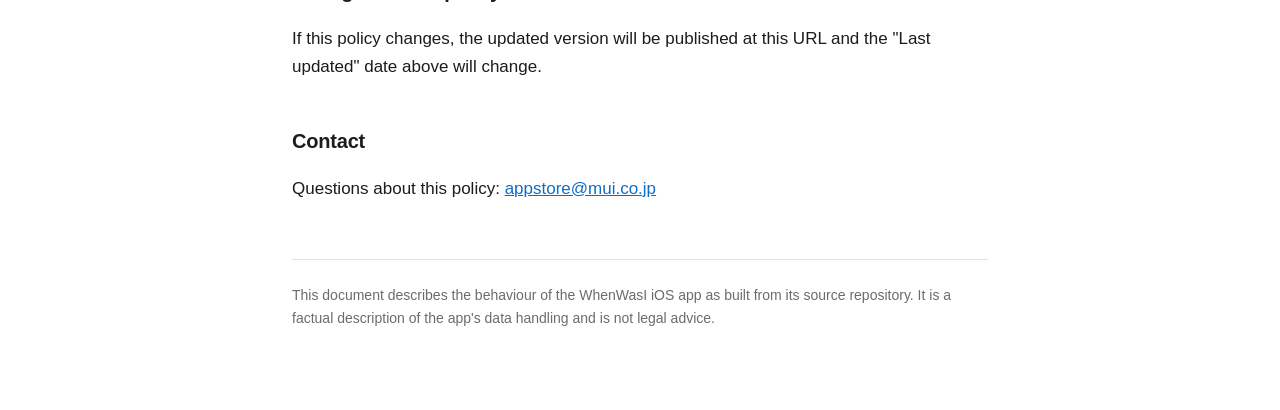
<file: whenwasi.html>
<!DOCTYPE html>
<html lang="en">
<head>
<meta charset="utf-8">
<meta name="viewport" content="width=device-width, initial-scale=1">
<title>Privacy Policy — WhenWasI</title>
<meta name="description" content="Privacy policy for the WhenWasI iOS app. Your location history stays on your iPhone and in your own private iCloud account.">
<link rel="canonical" href="https://stevesien.github.io/policies/whenwasi.html">
<link rel="alternate" hreflang="en" href="https://stevesien.github.io/policies/whenwasi.html">
<link rel="alternate" hreflang="ja" href="https://stevesien.github.io/policies/whenwasi-ja.html">
<link rel="stylesheet" href="style.css">
</head>
<body>

<h1>Privacy Policy</h1>
<p class="dates"><strong>WhenWasI</strong> · Effective 10 September 2026 · Last updated 22 September 2026</p>
<p class="lang">English · <a href="whenwasi-ja.html">日本語</a> · <a href="./">All policies</a></p>

<h2>Summary</h2>
<p>WhenWasI records the places you go so you can look them up later. That history is yours. It is stored on your iPhone, and — if you are signed in to iCloud — backed up to your own private iCloud account.</p>

<div class="callout">
  <strong>The developer of WhenWasI cannot see any of it.</strong> There is no account to create, no server operated by the developer, no analytics, no crash reporting, no advertising, no tracking, and no third-party SDKs.
</div>

<p>The app contains no networking code other than Apple's CloudKit, which communicates only with your own private iCloud database.</p>

<h2>What the app stores on your device</h2>
<p>Everything below lives in a database inside the app's own container on your iPhone. iOS deletes that container when you delete the app.</p>
<table>
  <thead><tr><th>Data</th><th>What it contains</th><th>Why it exists</th></tr></thead>
  <tbody>
    <tr><td>Visits</td><td>Arrival and departure time, coordinate, accuracy, and which place it belongs to</td><td>Your timeline</td></tr>
    <tr><td>Places</td><td>A name you choose, an optional category, a coordinate, and a visit count</td><td>Grouping repeated visits to the same location</td></tr>
    <tr><td>Location fixes</td><td>Timestamp, coordinate, accuracy</td><td>Working out where a visit happened</td></tr>
    <tr><td>Diagnostic events</td><td>Timestamp, a short event type, a short detail string</td><td>Diagnosing problems with recording</td></tr>
  </tbody>
</table>

<h2>What leaves your device</h2>
<p>Only <strong>visits</strong> and <strong>places</strong>, and only into your own private iCloud database (CloudKit container <code>iCloud.com.stevesien.WhenWasI</code>), and only when you are signed in to iCloud on the device.</p>
<p><strong>Location fixes and diagnostic events never leave your device.</strong> They are deliberately excluded from sync.</p>
<p>That iCloud data sits in your personal iCloud account and is governed by <a href="https://www.apple.com/legal/privacy/">Apple's privacy policy</a>. The developer has no access to it and no ability to read, export, or recover it.</p>
<p>If you are not signed in to iCloud, or you turn iCloud off for this app, the app records and works exactly as before and nothing is uploaded.</p>
<p>Nothing is sent anywhere else. There is no other server.</p>

<h2>How that iCloud data is protected</h2>
<p>Apple encrypts private CloudKit data in transit and at rest. To be precise about what that does and does not mean: WhenWasI stores its fields as ordinary CloudKit values rather than end-to-end encrypted ones, so under standard iCloud settings Apple holds the keys and could in principle access the data — for example in response to a valid legal request. If you turn on <a href="https://support.apple.com/en-us/102651">Advanced Data Protection</a> in iOS, your CloudKit data becomes end-to-end encrypted and Apple can no longer read it.</p>
<p>In either case the developer has no access whatsoever.</p>

<h2>Permissions the app asks for</h2>
<p><strong>Location — "Always."</strong> The app uses iOS visit monitoring in the background to notice when you arrive somewhere and when you leave. It requests approximately 100-metre accuracy, not precise continuous tracking, and it does not record a continuous trail of your movement. Without "Always" access, recording stops; the app tells you so on the timeline. You can change or revoke this at any time in Settings.</p>
<p><strong>Photos.</strong> Used when you open the Assistant or search, and when you ask the app to check your library against your places. The app reads the creation date and the embedded location (geotag) of photos in order to show what you took on a given day, to let you add a geotagged photo's location to your timeline, and to count how many geotagged photos sit within 100, 300, and 500 metres of each of your places. Only those dates and locations are read, and the counting happens on the device. Photos are read only — the app never modifies, uploads, or transmits your photos, and thumbnails are displayed on-device only.</p>
<p><strong>Calendar.</strong> Used only when you open the Assistant or search. The app reads events for the day or search term you ask about, to help you remember where you were. Calendar data is displayed on-device only. It is never stored in the app's database and never uploaded.</p>
<p><strong>Mail.</strong> The app does <strong>not</strong> read your mail and does not ask for permission to. The "Search Mail" button copies your search text to the clipboard and opens Apple's Mail app so you can paste it into Mail's own search field. That is the whole of the interaction.</p>

<h2>Your control over the data</h2>
<ul>
  <li><strong>Delete a single stay</strong> — swipe it away on the timeline.</li>
  <li><strong>Delete a place</strong> — deletes that place and every visit recorded there.</li>
  <li><strong>Erase all history</strong> — deletes every visit, place, and location fix on the device, and deletes the entire record zone from your iCloud account. This cannot be undone.</li>
  <li><strong>Delete the app</strong> — iOS destroys the app's local container. Data previously synced to your iCloud account remains there until you erase it from within the app, or remove it via iOS Settings → your name → iCloud → Manage Account Storage.</li>
</ul>
<p>Recording continues after an erase unless you also turn off location access in Settings.</p>

<h2>Children</h2>
<p>The app is not directed at children and collects nothing that would identify anyone. No data is transmitted to the developer at any age.</p>

<h2>App Store privacy label</h2>
<p>The app's App Store privacy label is <strong>Data Not Collected</strong>, because no data is transmitted to the developer or to any third party.</p>

<h2>Changes to this policy</h2>
<p>If this policy changes, the updated version will be published at this URL and the "Last updated" date above will change.</p>

<h2>Contact</h2>
<p>Questions about this policy: <a href="mailto:appstore@mui.co.jp">appstore@mui.co.jp</a></p>

<footer>
  This document describes the behaviour of the WhenWasI iOS app as built from its source repository. It is a factual description of the app's data handling and is not legal advice.
</footer>

</body>
</html>
</file>
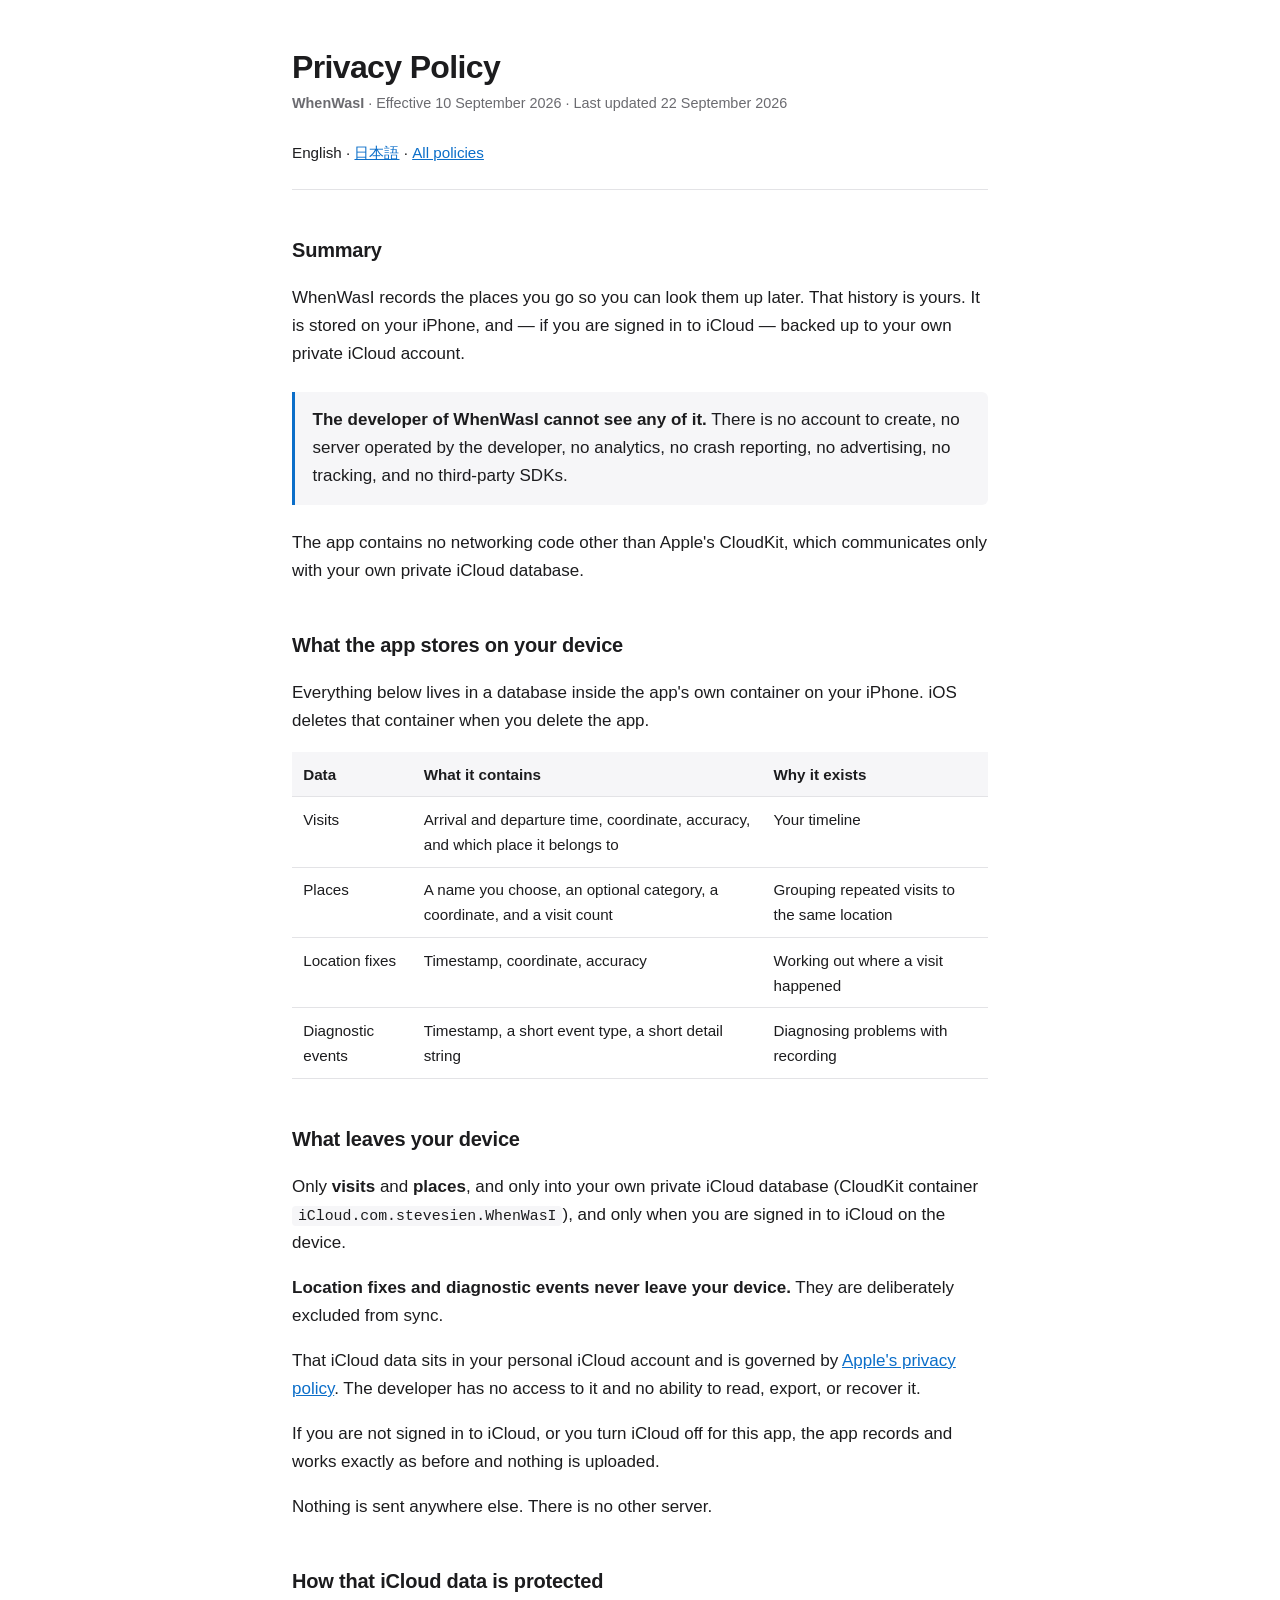
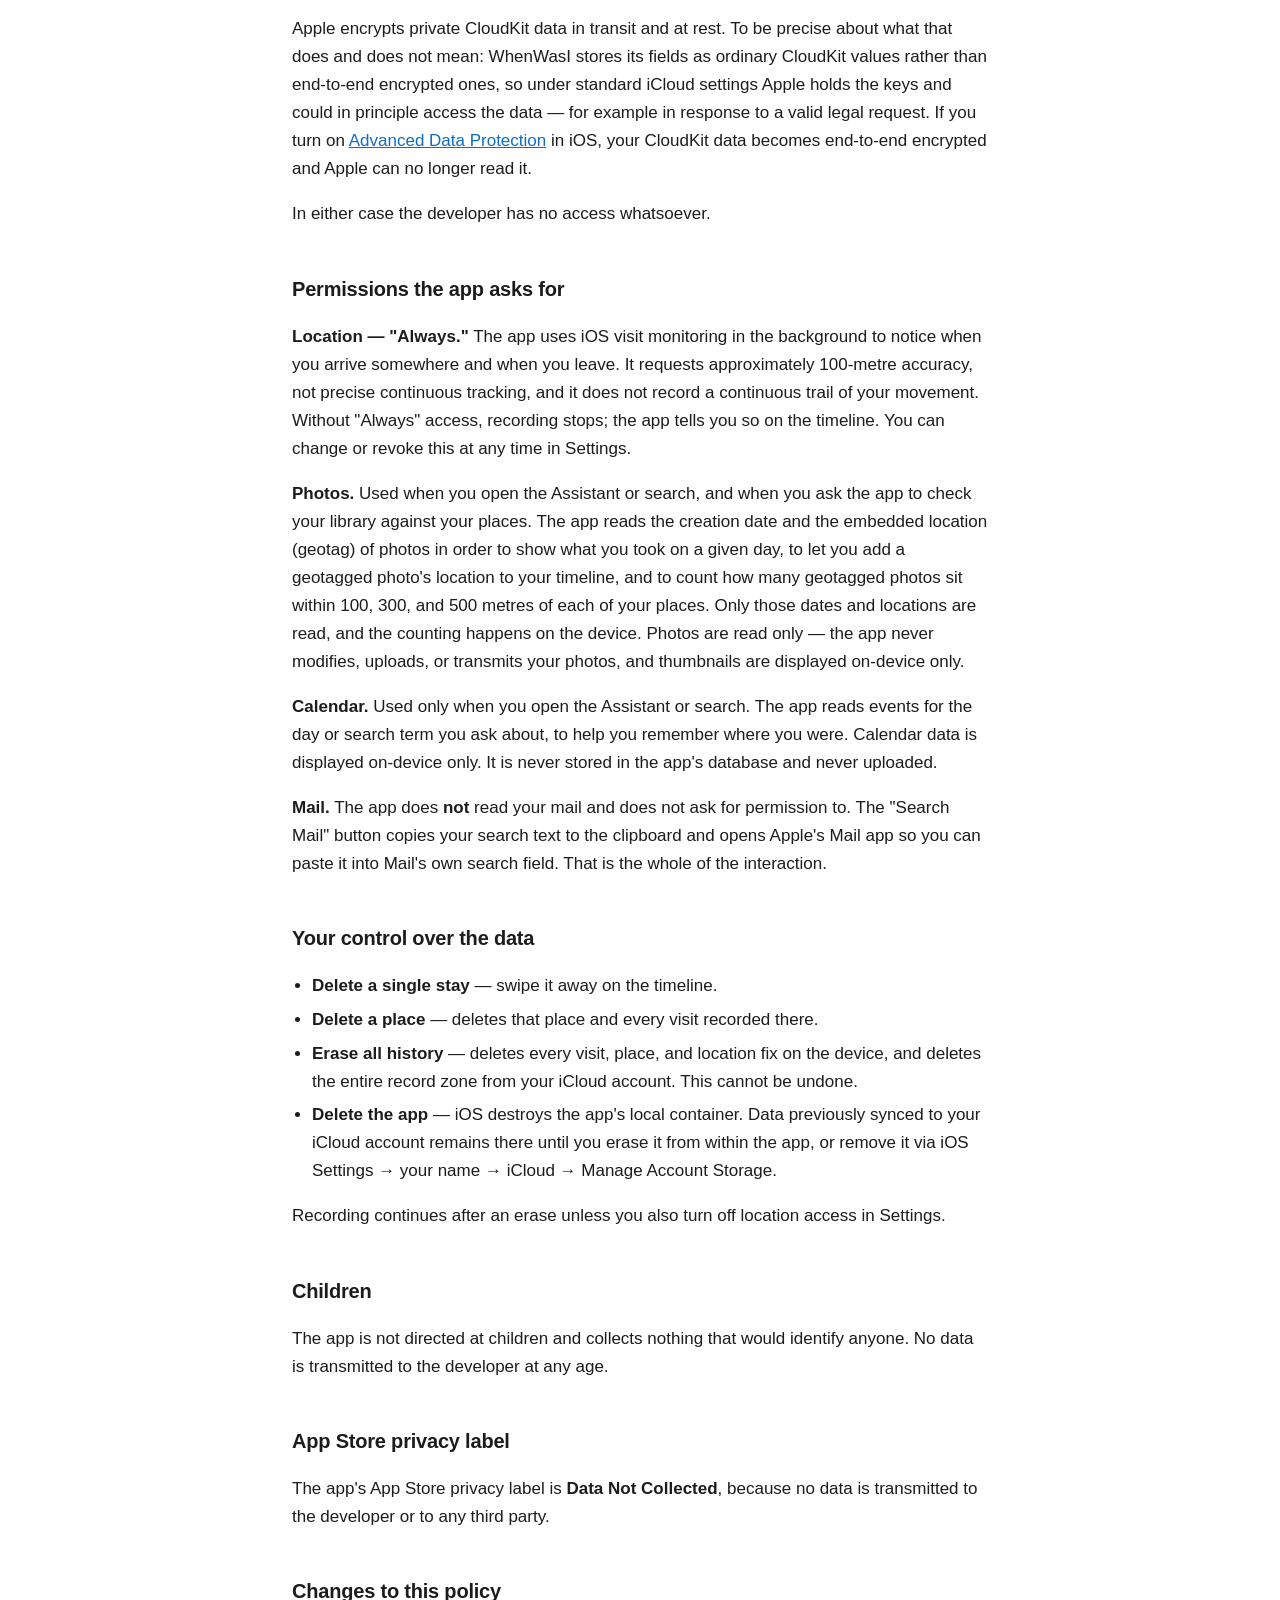
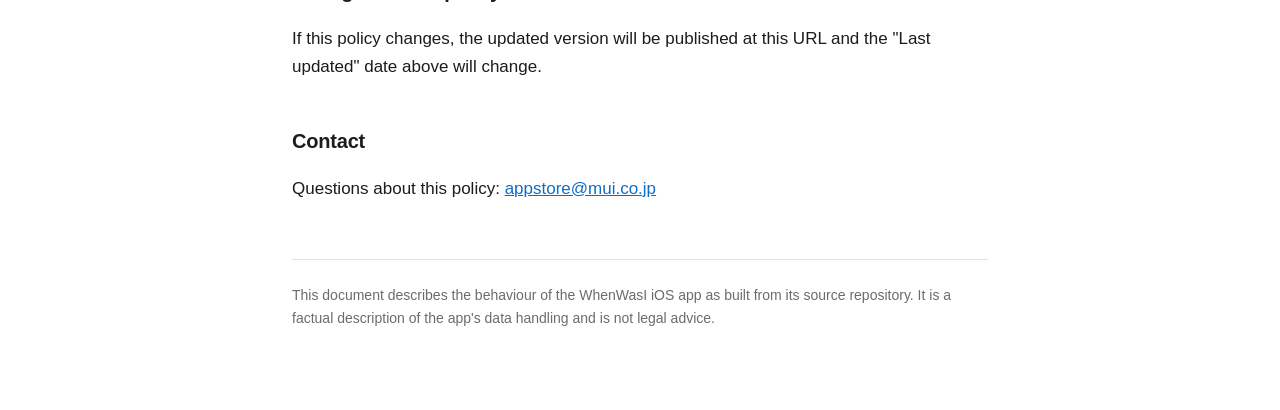
<file: wherewasi.html>
<!DOCTYPE html>
<html lang="en">
<head>
<meta charset="utf-8">
<meta name="viewport" content="width=device-width, initial-scale=1">
<title>Moved — WhenWasI Privacy Policy</title>
<!-- The app was renamed from WhereWasI to WhenWasI. This stub only exists so
     that the older URL, if it was ever handed out, does not dead-end. -->
<link rel="canonical" href="https://stevesien.github.io/policies/whenwasi.html">
<meta http-equiv="refresh" content="0; url=whenwasi.html">
<link rel="stylesheet" href="style.css">
</head>
<body>
<h1>This app is now called WhenWasI</h1>
<p>Redirecting to the current privacy policy. If nothing happens, follow this link: <a href="whenwasi.html">WhenWasI privacy policy</a>.</p>
</body>
</html>
</file>
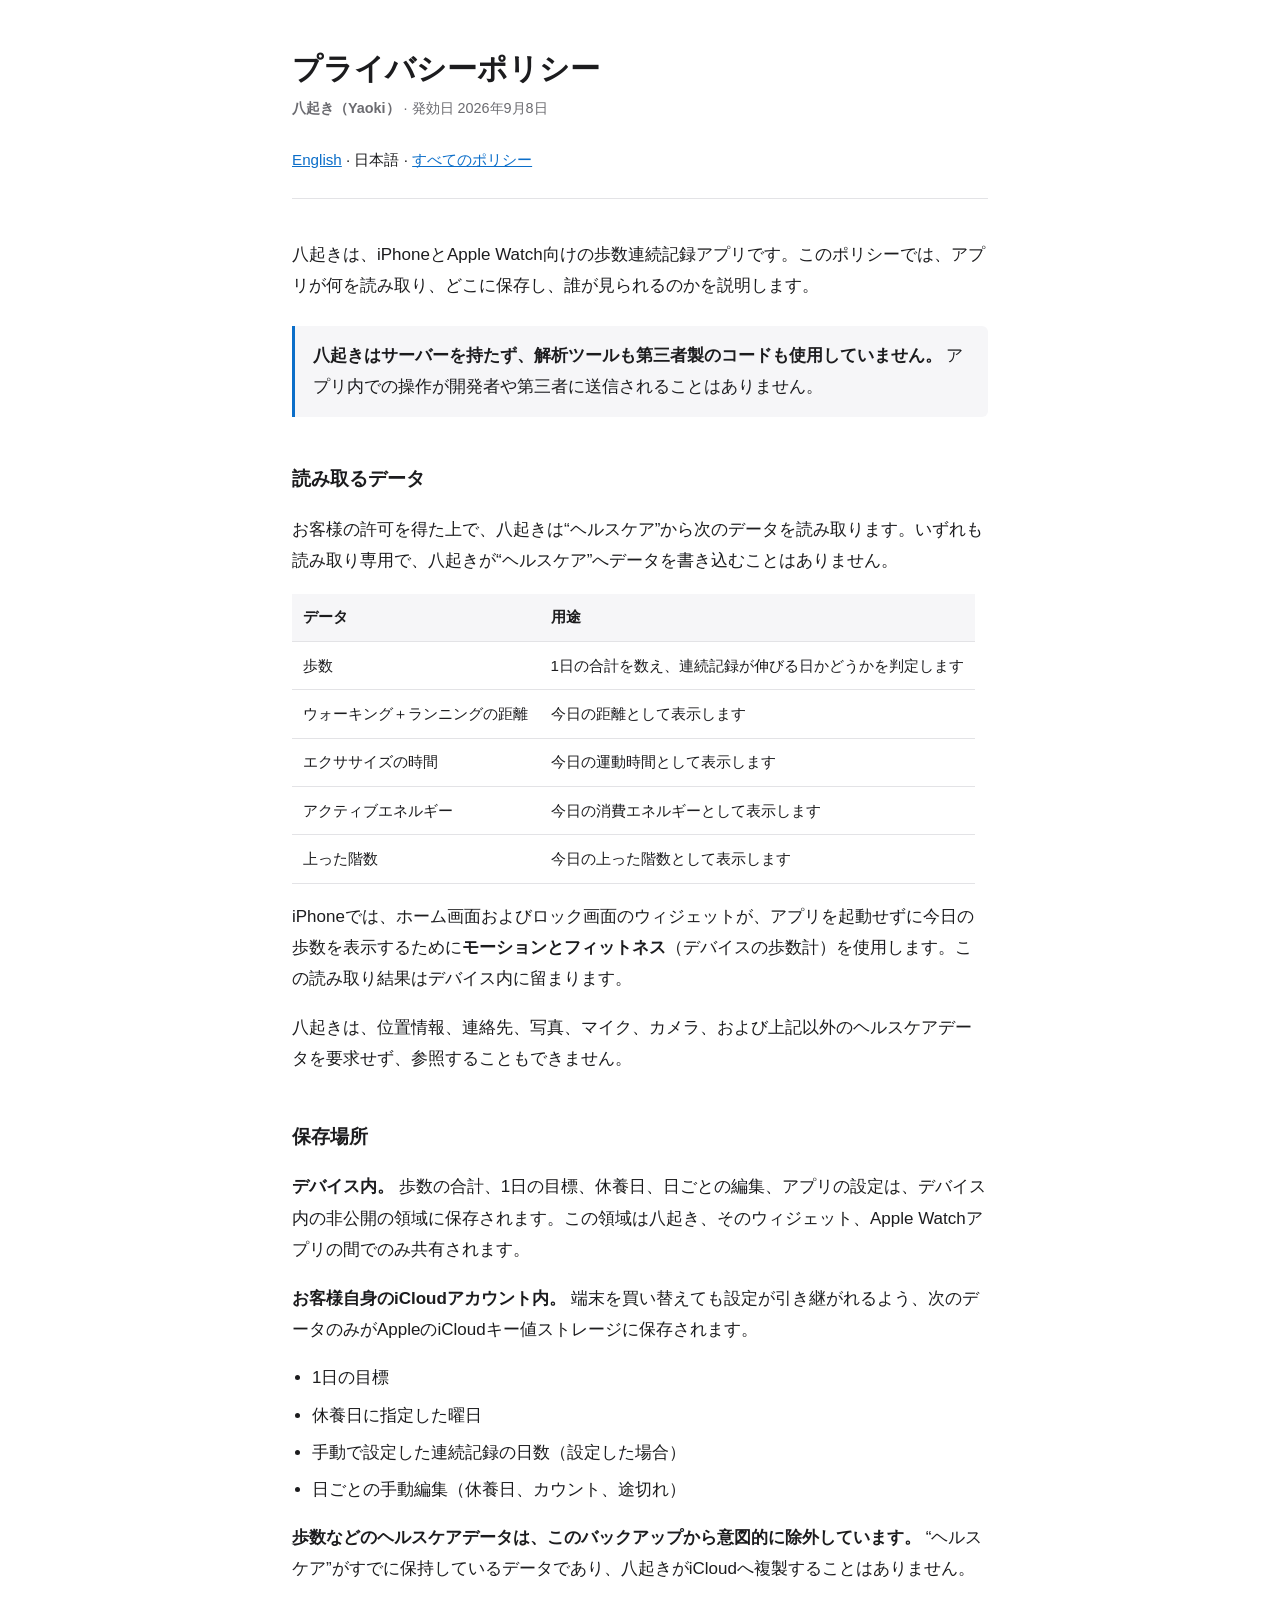
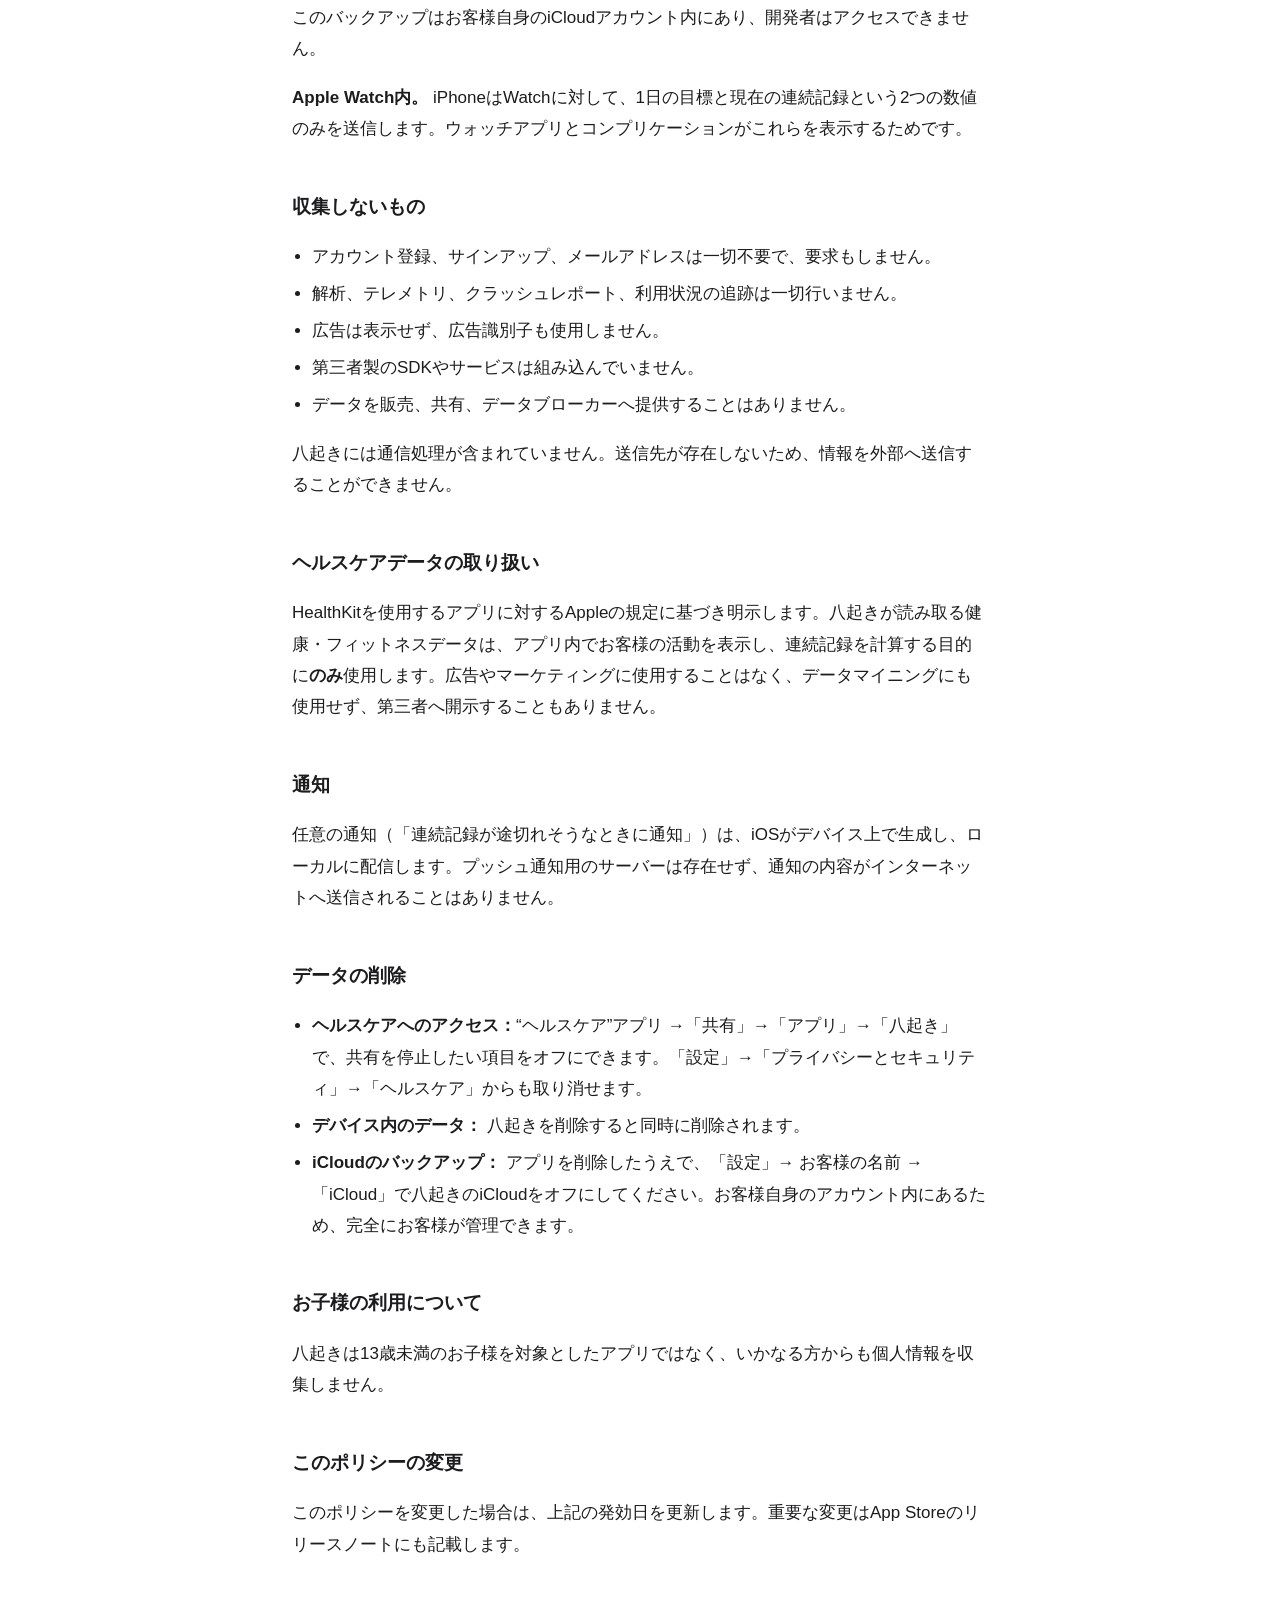
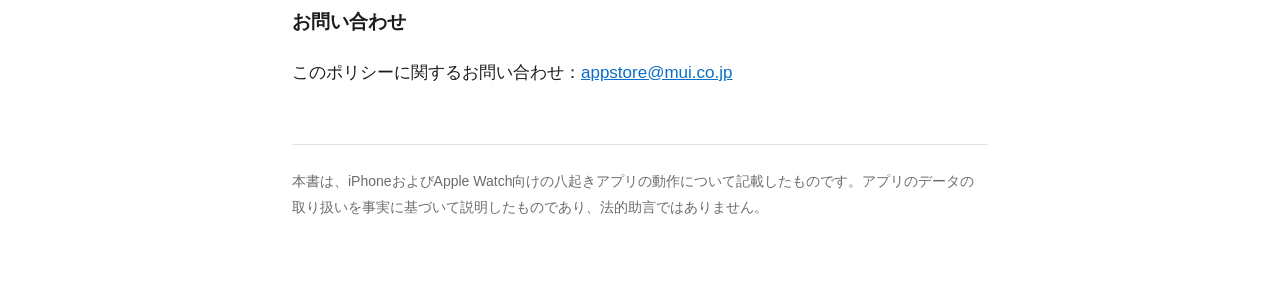
<file: yaoki-ja.html>
<!DOCTYPE html>
<html lang="ja">
<head>
<meta charset="utf-8">
<meta name="viewport" content="width=device-width, initial-scale=1">
<title>プライバシーポリシー — 八起き</title>
<meta name="description" content="八起きのプライバシーポリシー。iPhoneとApple Watch向けの歩数連続記録アプリ。サーバー、解析ツール、第三者製コードは一切ありません。">
<link rel="canonical" href="https://stevesien.github.io/policies/yaoki-ja.html">
<link rel="alternate" hreflang="en" href="https://stevesien.github.io/policies/yaoki.html">
<link rel="alternate" hreflang="ja" href="https://stevesien.github.io/policies/yaoki-ja.html">
<link rel="stylesheet" href="style.css">
</head>
<body>

<h1>プライバシーポリシー</h1>
<p class="dates"><strong>八起き（Yaoki）</strong> · 発効日 2026年9月8日</p>
<p class="lang"><a href="yaoki.html">English</a> · 日本語 · <a href="./">すべてのポリシー</a></p>

<p>八起きは、iPhoneとApple Watch向けの歩数連続記録アプリです。このポリシーでは、アプリが何を読み取り、どこに保存し、誰が見られるのかを説明します。</p>

<div class="callout">
  <strong>八起きはサーバーを持たず、解析ツールも第三者製のコードも使用していません。</strong> アプリ内での操作が開発者や第三者に送信されることはありません。
</div>

<h2>読み取るデータ</h2>
<p>お客様の許可を得た上で、八起きは“ヘルスケア”から次のデータを読み取ります。いずれも読み取り専用で、八起きが“ヘルスケア”へデータを書き込むことはありません。</p>
<table>
  <thead><tr><th>データ</th><th>用途</th></tr></thead>
  <tbody>
    <tr><td>歩数</td><td>1日の合計を数え、連続記録が伸びる日かどうかを判定します</td></tr>
    <tr><td>ウォーキング＋ランニングの距離</td><td>今日の距離として表示します</td></tr>
    <tr><td>エクササイズの時間</td><td>今日の運動時間として表示します</td></tr>
    <tr><td>アクティブエネルギー</td><td>今日の消費エネルギーとして表示します</td></tr>
    <tr><td>上った階数</td><td>今日の上った階数として表示します</td></tr>
  </tbody>
</table>
<p>iPhoneでは、ホーム画面およびロック画面のウィジェットが、アプリを起動せずに今日の歩数を表示するために<strong>モーションとフィットネス</strong>（デバイスの歩数計）を使用します。この読み取り結果はデバイス内に留まります。</p>
<p>八起きは、位置情報、連絡先、写真、マイク、カメラ、および上記以外のヘルスケアデータを要求せず、参照することもできません。</p>

<h2>保存場所</h2>
<p><strong>デバイス内。</strong> 歩数の合計、1日の目標、休養日、日ごとの編集、アプリの設定は、デバイス内の非公開の領域に保存されます。この領域は八起き、そのウィジェット、Apple Watchアプリの間でのみ共有されます。</p>
<p><strong>お客様自身のiCloudアカウント内。</strong> 端末を買い替えても設定が引き継がれるよう、次のデータのみがAppleのiCloudキー値ストレージに保存されます。</p>
<ul>
  <li>1日の目標</li>
  <li>休養日に指定した曜日</li>
  <li>手動で設定した連続記録の日数（設定した場合）</li>
  <li>日ごとの手動編集（休養日、カウント、途切れ）</li>
</ul>
<p><strong>歩数などのヘルスケアデータは、このバックアップから意図的に除外しています。</strong> “ヘルスケア”がすでに保持しているデータであり、八起きがiCloudへ複製することはありません。</p>
<p>このバックアップはお客様自身のiCloudアカウント内にあり、開発者はアクセスできません。</p>
<p><strong>Apple Watch内。</strong> iPhoneはWatchに対して、1日の目標と現在の連続記録という2つの数値のみを送信します。ウォッチアプリとコンプリケーションがこれらを表示するためです。</p>

<h2>収集しないもの</h2>
<ul>
  <li>アカウント登録、サインアップ、メールアドレスは一切不要で、要求もしません。</li>
  <li>解析、テレメトリ、クラッシュレポート、利用状況の追跡は一切行いません。</li>
  <li>広告は表示せず、広告識別子も使用しません。</li>
  <li>第三者製のSDKやサービスは組み込んでいません。</li>
  <li>データを販売、共有、データブローカーへ提供することはありません。</li>
</ul>
<p>八起きには通信処理が含まれていません。送信先が存在しないため、情報を外部へ送信することができません。</p>

<h2>ヘルスケアデータの取り扱い</h2>
<p>HealthKitを使用するアプリに対するAppleの規定に基づき明示します。八起きが読み取る健康・フィットネスデータは、アプリ内でお客様の活動を表示し、連続記録を計算する目的に<strong>のみ</strong>使用します。広告やマーケティングに使用することはなく、データマイニングにも使用せず、第三者へ開示することもありません。</p>

<h2>通知</h2>
<p>任意の通知（「連続記録が途切れそうなときに通知」）は、iOSがデバイス上で生成し、ローカルに配信します。プッシュ通知用のサーバーは存在せず、通知の内容がインターネットへ送信されることはありません。</p>

<h2>データの削除</h2>
<ul>
  <li><strong>ヘルスケアへのアクセス：</strong>“ヘルスケア”アプリ →「共有」→「アプリ」→「八起き」で、共有を停止したい項目をオフにできます。「設定」→「プライバシーとセキュリティ」→「ヘルスケア」からも取り消せます。</li>
  <li><strong>デバイス内のデータ：</strong> 八起きを削除すると同時に削除されます。</li>
  <li><strong>iCloudのバックアップ：</strong> アプリを削除したうえで、「設定」→ お客様の名前 →「iCloud」で八起きのiCloudをオフにしてください。お客様自身のアカウント内にあるため、完全にお客様が管理できます。</li>
</ul>

<h2>お子様の利用について</h2>
<p>八起きは13歳未満のお子様を対象としたアプリではなく、いかなる方からも個人情報を収集しません。</p>

<h2>このポリシーの変更</h2>
<p>このポリシーを変更した場合は、上記の発効日を更新します。重要な変更はApp Storeのリリースノートにも記載します。</p>

<h2>お問い合わせ</h2>
<p>このポリシーに関するお問い合わせ：<a href="mailto:appstore@mui.co.jp">appstore@mui.co.jp</a></p>

<footer>
  本書は、iPhoneおよびApple Watch向けの八起きアプリの動作について記載したものです。アプリのデータの取り扱いを事実に基づいて説明したものであり、法的助言ではありません。
</footer>

</body>
</html>
</file>
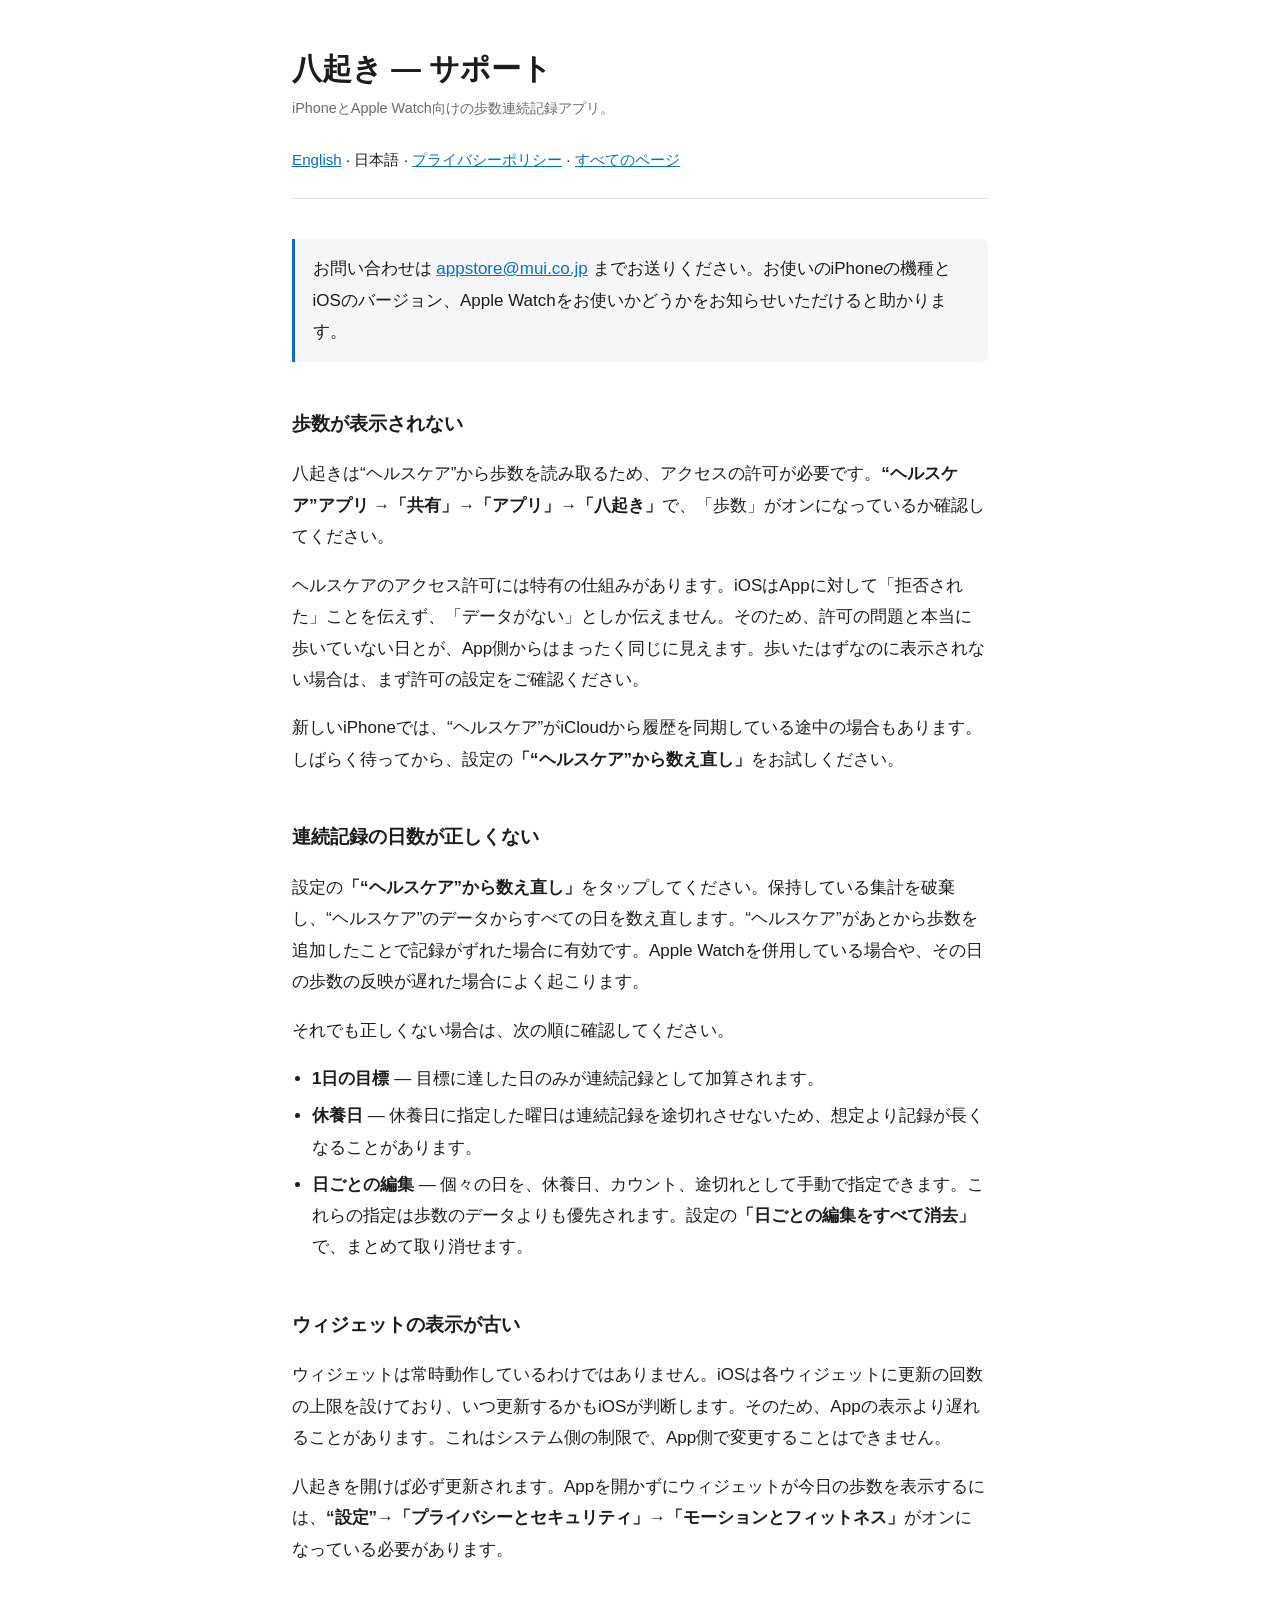
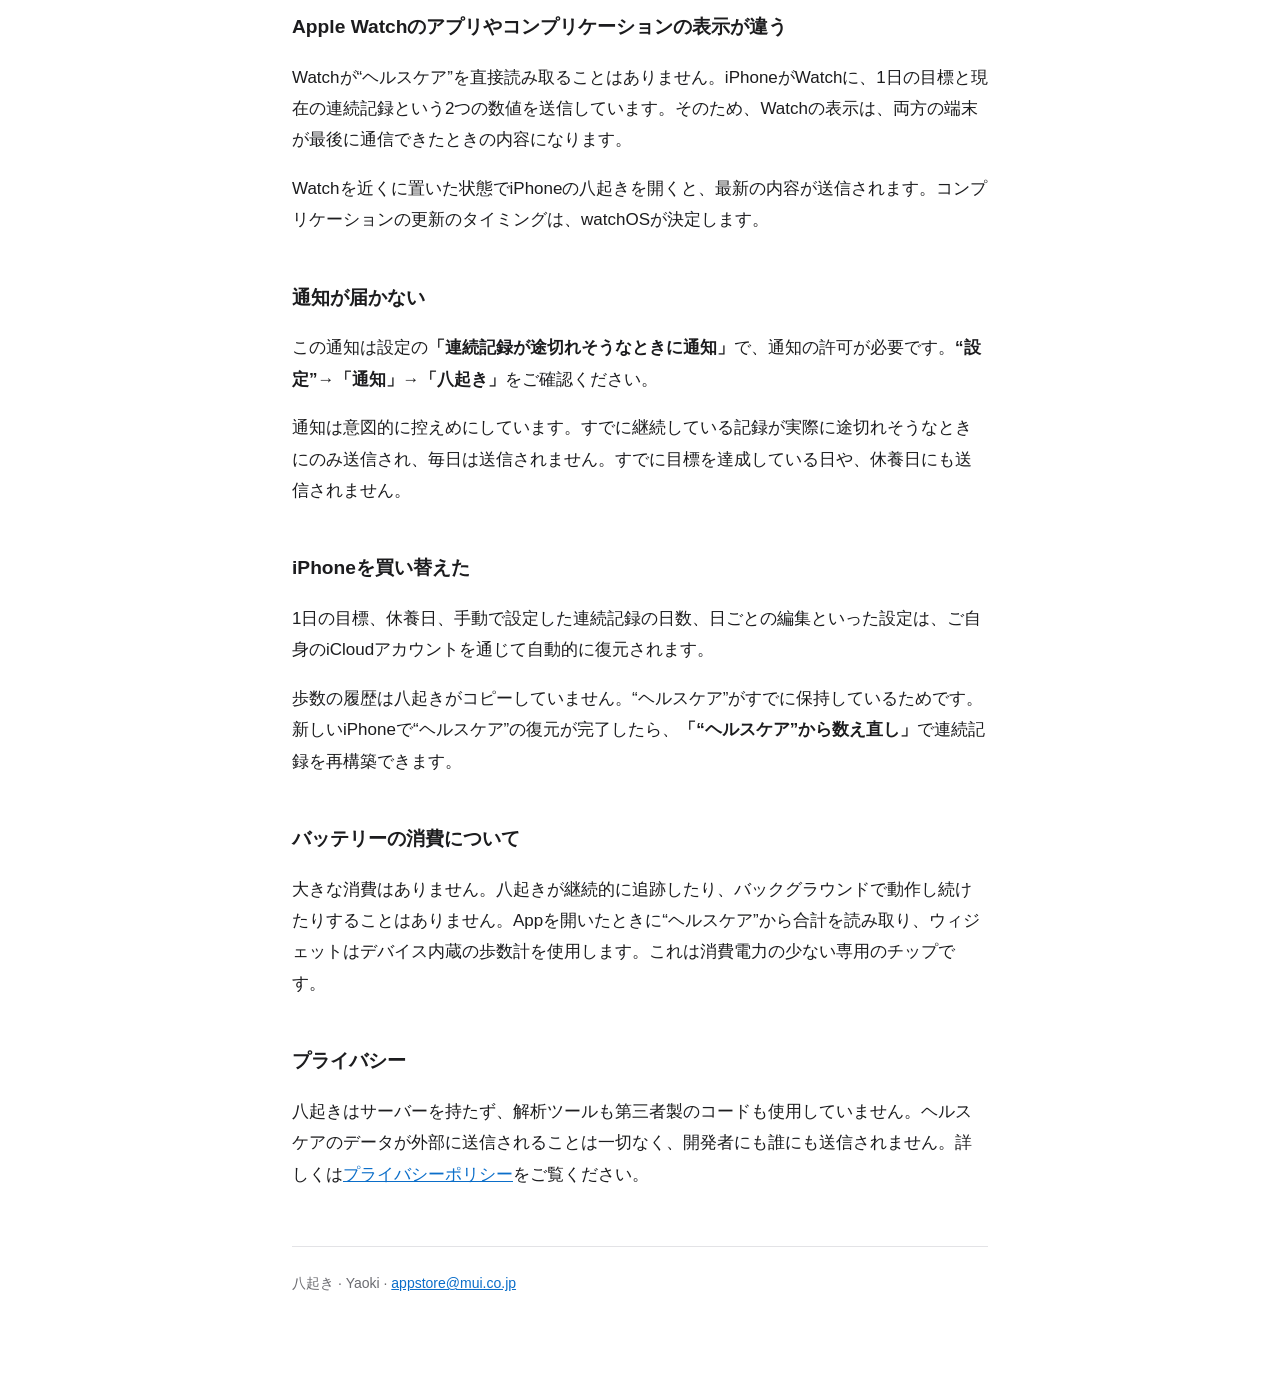
<file: yaoki-support-ja.html>
<!DOCTYPE html>
<html lang="ja">
<head>
<meta charset="utf-8">
<meta name="viewport" content="width=device-width, initial-scale=1">
<title>サポート — 八起き</title>
<meta name="description" content="八起きのヘルプとトラブルシューティング。iPhoneとApple Watch向けの歩数連続記録アプリ。">
<link rel="canonical" href="https://stevesien.github.io/policies/yaoki-support-ja.html">
<link rel="alternate" hreflang="en" href="https://stevesien.github.io/policies/yaoki-support.html">
<link rel="alternate" hreflang="ja" href="https://stevesien.github.io/policies/yaoki-support-ja.html">
<link rel="stylesheet" href="style.css">
</head>
<body>

<h1>八起き — サポート</h1>
<p class="dates">iPhoneとApple Watch向けの歩数連続記録アプリ。</p>
<p class="lang"><a href="yaoki-support.html">English</a> · 日本語 · <a href="yaoki-ja.html">プライバシーポリシー</a> · <a href="./">すべてのページ</a></p>

<div class="callout">
  お問い合わせは <a href="mailto:appstore@mui.co.jp">appstore@mui.co.jp</a> までお送りください。お使いのiPhoneの機種とiOSのバージョン、Apple Watchをお使いかどうかをお知らせいただけると助かります。
</div>

<h2>歩数が表示されない</h2>
<p>八起きは“ヘルスケア”から歩数を読み取るため、アクセスの許可が必要です。<strong>“ヘルスケア”アプリ →「共有」→「アプリ」→「八起き」</strong>で、「歩数」がオンになっているか確認してください。</p>
<p>ヘルスケアのアクセス許可には特有の仕組みがあります。iOSはAppに対して「拒否された」ことを伝えず、「データがない」としか伝えません。そのため、許可の問題と本当に歩いていない日とが、App側からはまったく同じに見えます。歩いたはずなのに表示されない場合は、まず許可の設定をご確認ください。</p>
<p>新しいiPhoneでは、“ヘルスケア”がiCloudから履歴を同期している途中の場合もあります。しばらく待ってから、設定の<strong>「“ヘルスケア”から数え直し」</strong>をお試しください。</p>

<h2>連続記録の日数が正しくない</h2>
<p>設定の<strong>「“ヘルスケア”から数え直し」</strong>をタップしてください。保持している集計を破棄し、“ヘルスケア”のデータからすべての日を数え直します。“ヘルスケア”があとから歩数を追加したことで記録がずれた場合に有効です。Apple Watchを併用している場合や、その日の歩数の反映が遅れた場合によく起こります。</p>
<p>それでも正しくない場合は、次の順に確認してください。</p>
<ul>
  <li><strong>1日の目標</strong> — 目標に達した日のみが連続記録として加算されます。</li>
  <li><strong>休養日</strong> — 休養日に指定した曜日は連続記録を途切れさせないため、想定より記録が長くなることがあります。</li>
  <li><strong>日ごとの編集</strong> — 個々の日を、休養日、カウント、途切れとして手動で指定できます。これらの指定は歩数のデータよりも優先されます。設定の<strong>「日ごとの編集をすべて消去」</strong>で、まとめて取り消せます。</li>
</ul>

<h2>ウィジェットの表示が古い</h2>
<p>ウィジェットは常時動作しているわけではありません。iOSは各ウィジェットに更新の回数の上限を設けており、いつ更新するかもiOSが判断します。そのため、Appの表示より遅れることがあります。これはシステム側の制限で、App側で変更することはできません。</p>
<p>八起きを開けば必ず更新されます。Appを開かずにウィジェットが今日の歩数を表示するには、<strong>“設定”→「プライバシーとセキュリティ」→「モーションとフィットネス」</strong>がオンになっている必要があります。</p>

<h2>Apple Watchのアプリやコンプリケーションの表示が違う</h2>
<p>Watchが“ヘルスケア”を直接読み取ることはありません。iPhoneがWatchに、1日の目標と現在の連続記録という2つの数値を送信しています。そのため、Watchの表示は、両方の端末が最後に通信できたときの内容になります。</p>
<p>Watchを近くに置いた状態でiPhoneの八起きを開くと、最新の内容が送信されます。コンプリケーションの更新のタイミングは、watchOSが決定します。</p>

<h2>通知が届かない</h2>
<p>この通知は設定の<strong>「連続記録が途切れそうなときに通知」</strong>で、通知の許可が必要です。<strong>“設定”→「通知」→「八起き」</strong>をご確認ください。</p>
<p>通知は意図的に控えめにしています。すでに継続している記録が実際に途切れそうなときにのみ送信され、毎日は送信されません。すでに目標を達成している日や、休養日にも送信されません。</p>

<h2>iPhoneを買い替えた</h2>
<p>1日の目標、休養日、手動で設定した連続記録の日数、日ごとの編集といった設定は、ご自身のiCloudアカウントを通じて自動的に復元されます。</p>
<p>歩数の履歴は八起きがコピーしていません。“ヘルスケア”がすでに保持しているためです。新しいiPhoneで“ヘルスケア”の復元が完了したら、<strong>「“ヘルスケア”から数え直し」</strong>で連続記録を再構築できます。</p>

<h2>バッテリーの消費について</h2>
<p>大きな消費はありません。八起きが継続的に追跡したり、バックグラウンドで動作し続けたりすることはありません。Appを開いたときに“ヘルスケア”から合計を読み取り、ウィジェットはデバイス内蔵の歩数計を使用します。これは消費電力の少ない専用のチップです。</p>

<h2>プライバシー</h2>
<p>八起きはサーバーを持たず、解析ツールも第三者製のコードも使用していません。ヘルスケアのデータが外部に送信されることは一切なく、開発者にも誰にも送信されません。詳しくは<a href="yaoki-ja.html">プライバシーポリシー</a>をご覧ください。</p>

<footer>
  八起き · Yaoki · <a href="mailto:appstore@mui.co.jp">appstore@mui.co.jp</a>
</footer>

</body>
</html>
</file>
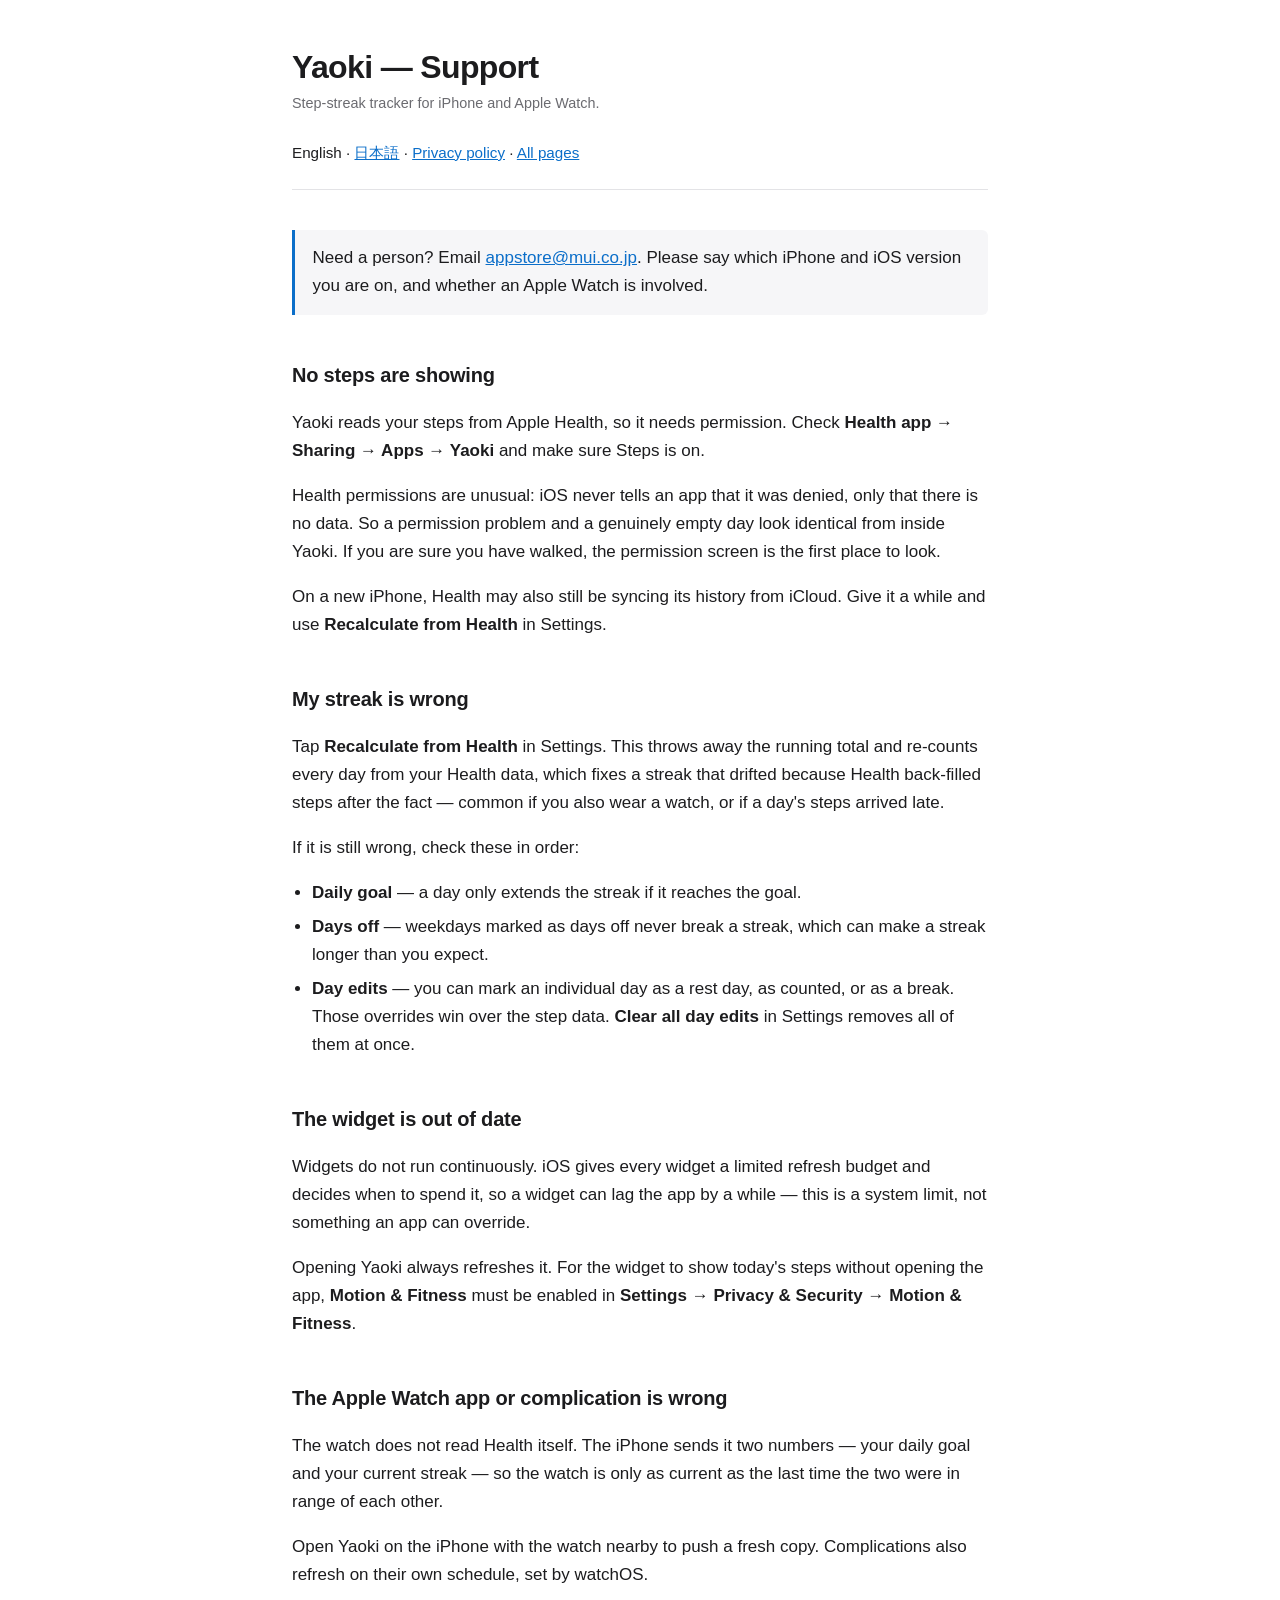
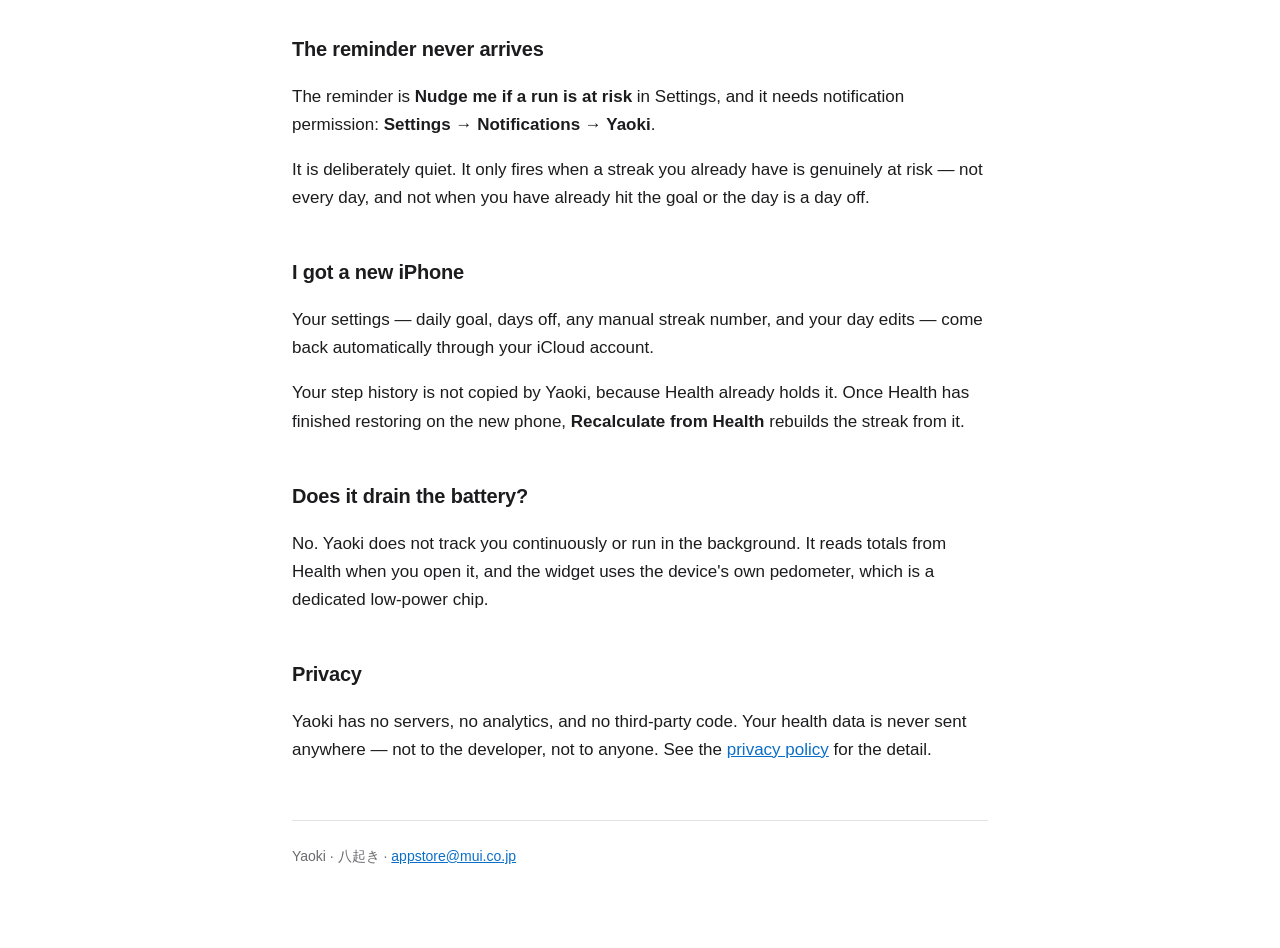
<file: yaoki-support.html>
<!DOCTYPE html>
<html lang="en">
<head>
<meta charset="utf-8">
<meta name="viewport" content="width=device-width, initial-scale=1">
<title>Support — Yaoki</title>
<meta name="description" content="Help and troubleshooting for Yaoki, a step-streak tracker for iPhone and Apple Watch.">
<link rel="canonical" href="https://stevesien.github.io/policies/yaoki-support.html">
<link rel="alternate" hreflang="en" href="https://stevesien.github.io/policies/yaoki-support.html">
<link rel="alternate" hreflang="ja" href="https://stevesien.github.io/policies/yaoki-support-ja.html">
<link rel="stylesheet" href="style.css">
</head>
<body>

<h1>Yaoki — Support</h1>
<p class="dates">Step-streak tracker for iPhone and Apple Watch.</p>
<p class="lang">English · <a href="yaoki-support-ja.html">日本語</a> · <a href="yaoki.html">Privacy policy</a> · <a href="./">All pages</a></p>

<div class="callout">
  Need a person? Email <a href="mailto:appstore@mui.co.jp">appstore@mui.co.jp</a>. Please say which iPhone and iOS version you are on, and whether an Apple Watch is involved.
</div>

<h2>No steps are showing</h2>
<p>Yaoki reads your steps from Apple Health, so it needs permission. Check <strong>Health app → Sharing → Apps → Yaoki</strong> and make sure Steps is on.</p>
<p>Health permissions are unusual: iOS never tells an app that it was denied, only that there is no data. So a permission problem and a genuinely empty day look identical from inside Yaoki. If you are sure you have walked, the permission screen is the first place to look.</p>
<p>On a new iPhone, Health may also still be syncing its history from iCloud. Give it a while and use <strong>Recalculate from Health</strong> in Settings.</p>

<h2>My streak is wrong</h2>
<p>Tap <strong>Recalculate from Health</strong> in Settings. This throws away the running total and re-counts every day from your Health data, which fixes a streak that drifted because Health back-filled steps after the fact — common if you also wear a watch, or if a day's steps arrived late.</p>
<p>If it is still wrong, check these in order:</p>
<ul>
  <li><strong>Daily goal</strong> — a day only extends the streak if it reaches the goal.</li>
  <li><strong>Days off</strong> — weekdays marked as days off never break a streak, which can make a streak longer than you expect.</li>
  <li><strong>Day edits</strong> — you can mark an individual day as a rest day, as counted, or as a break. Those overrides win over the step data. <strong>Clear all day edits</strong> in Settings removes all of them at once.</li>
</ul>

<h2>The widget is out of date</h2>
<p>Widgets do not run continuously. iOS gives every widget a limited refresh budget and decides when to spend it, so a widget can lag the app by a while — this is a system limit, not something an app can override.</p>
<p>Opening Yaoki always refreshes it. For the widget to show today's steps without opening the app, <strong>Motion &amp; Fitness</strong> must be enabled in <strong>Settings → Privacy &amp; Security → Motion &amp; Fitness</strong>.</p>

<h2>The Apple Watch app or complication is wrong</h2>
<p>The watch does not read Health itself. The iPhone sends it two numbers — your daily goal and your current streak — so the watch is only as current as the last time the two were in range of each other.</p>
<p>Open Yaoki on the iPhone with the watch nearby to push a fresh copy. Complications also refresh on their own schedule, set by watchOS.</p>

<h2>The reminder never arrives</h2>
<p>The reminder is <strong>Nudge me if a run is at risk</strong> in Settings, and it needs notification permission: <strong>Settings → Notifications → Yaoki</strong>.</p>
<p>It is deliberately quiet. It only fires when a streak you already have is genuinely at risk — not every day, and not when you have already hit the goal or the day is a day off.</p>

<h2>I got a new iPhone</h2>
<p>Your settings — daily goal, days off, any manual streak number, and your day edits — come back automatically through your iCloud account.</p>
<p>Your step history is not copied by Yaoki, because Health already holds it. Once Health has finished restoring on the new phone, <strong>Recalculate from Health</strong> rebuilds the streak from it.</p>

<h2>Does it drain the battery?</h2>
<p>No. Yaoki does not track you continuously or run in the background. It reads totals from Health when you open it, and the widget uses the device's own pedometer, which is a dedicated low-power chip.</p>

<h2>Privacy</h2>
<p>Yaoki has no servers, no analytics, and no third-party code. Your health data is never sent anywhere — not to the developer, not to anyone. See the <a href="yaoki.html">privacy policy</a> for the detail.</p>

<footer>
  Yaoki · 八起き · <a href="mailto:appstore@mui.co.jp">appstore@mui.co.jp</a>
</footer>

</body>
</html>
</file>
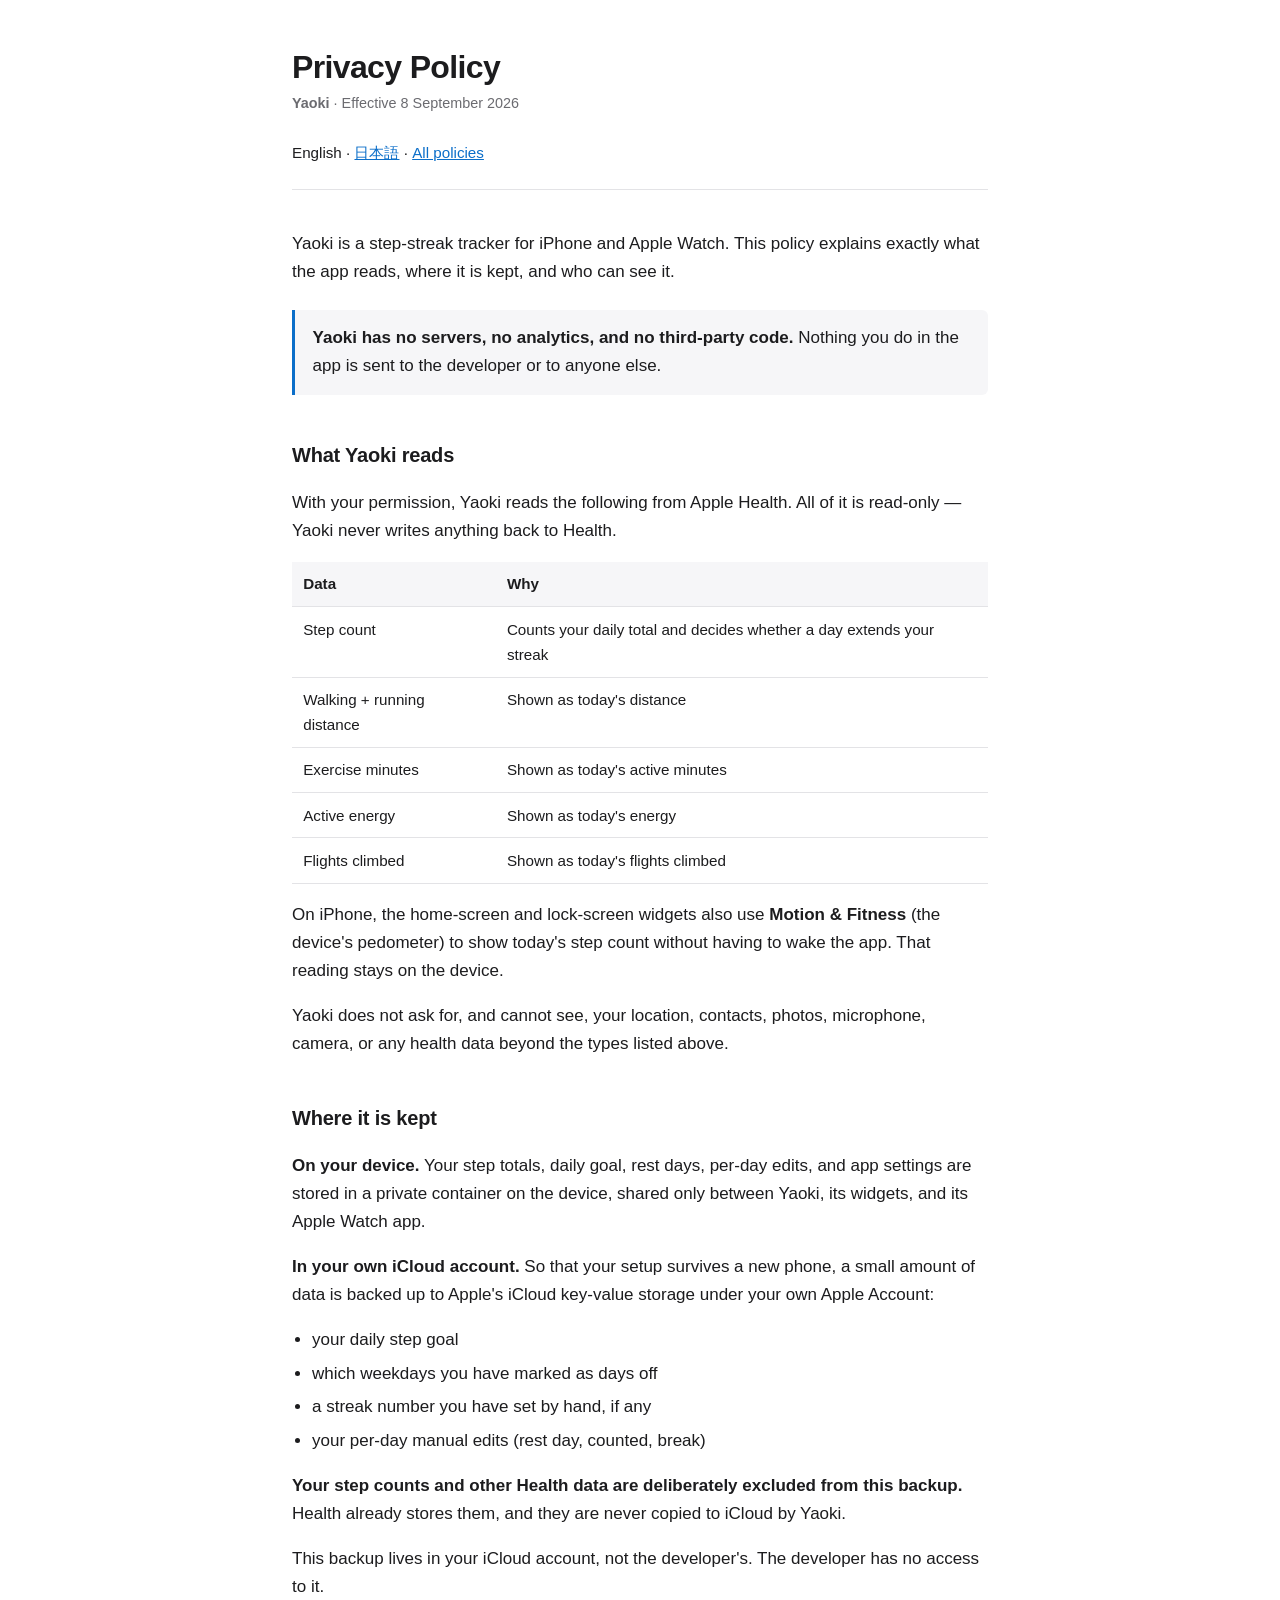
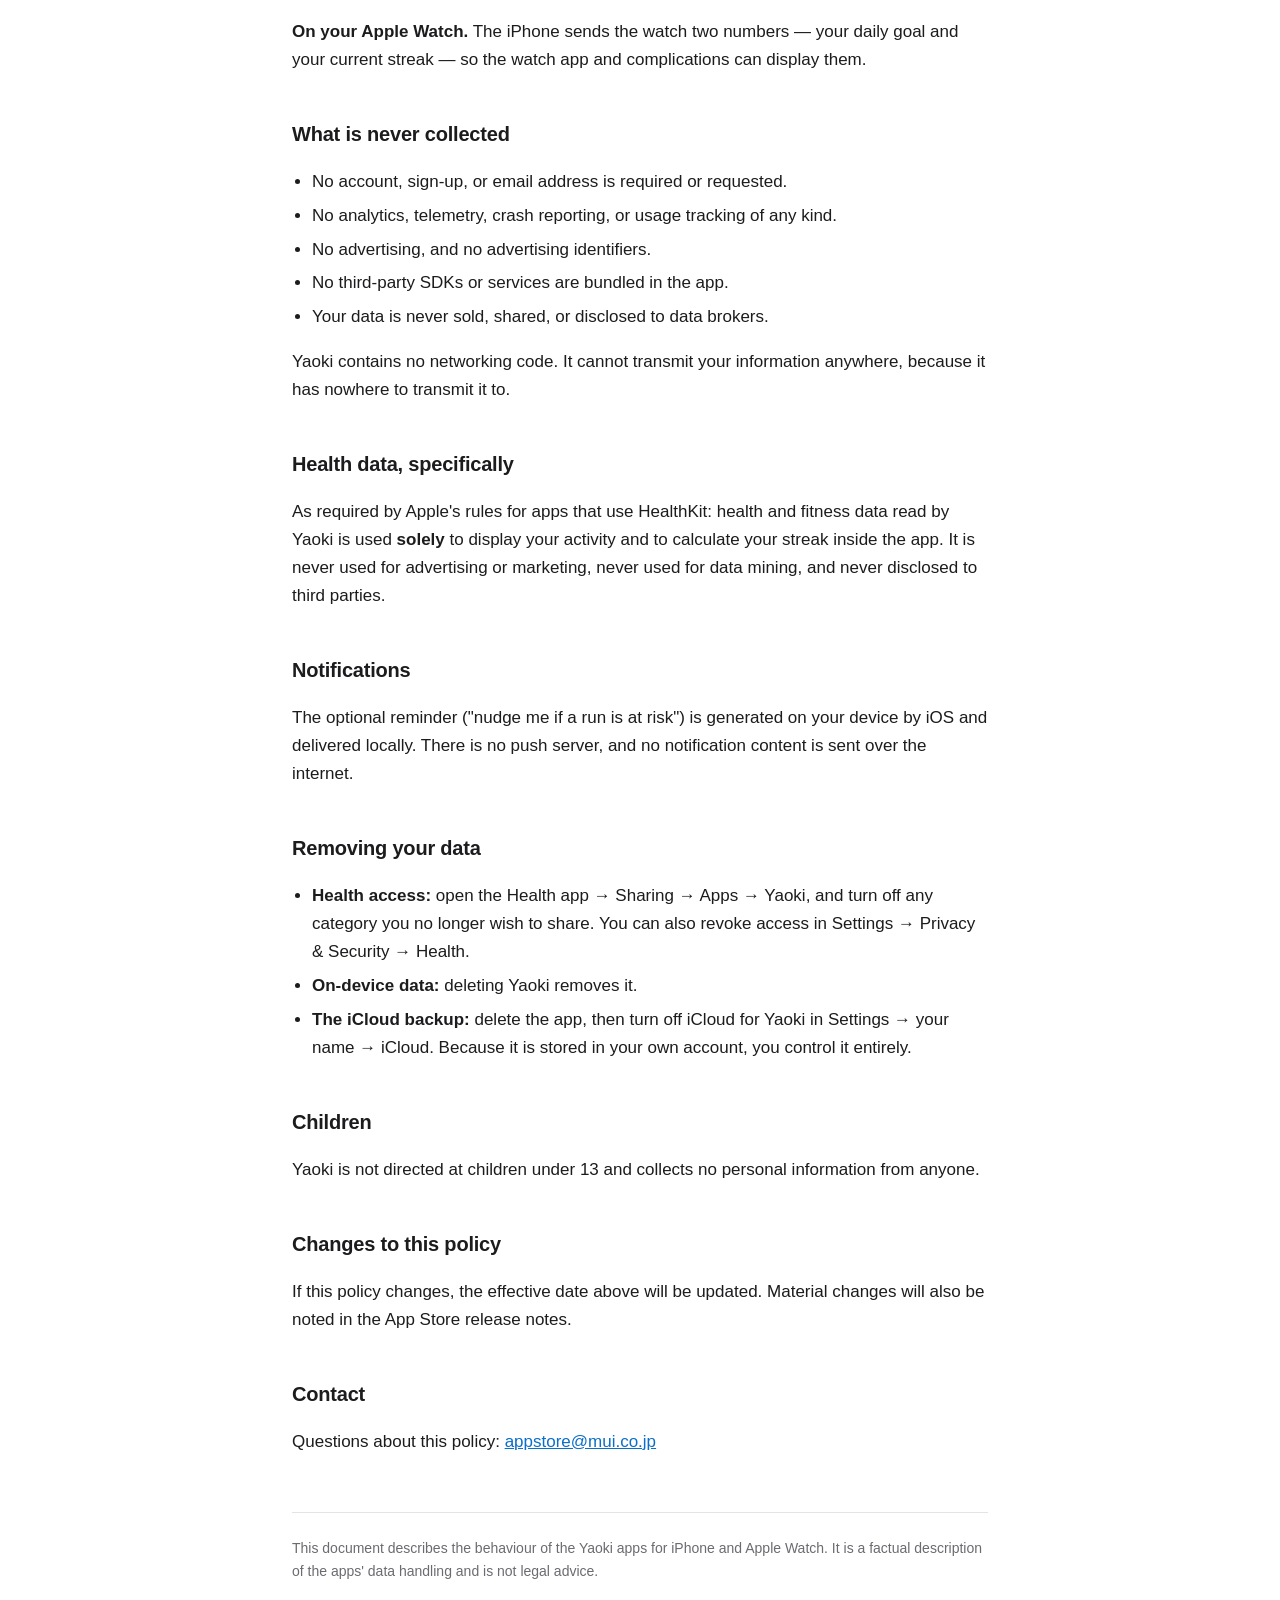
<file: yaoki.html>
<!DOCTYPE html>
<html lang="en">
<head>
<meta charset="utf-8">
<meta name="viewport" content="width=device-width, initial-scale=1">
<title>Privacy Policy — Yaoki</title>
<meta name="description" content="Privacy policy for Yaoki, a step-streak tracker for iPhone and Apple Watch. No servers, no analytics, no third-party code.">
<link rel="canonical" href="https://stevesien.github.io/policies/yaoki.html">
<link rel="alternate" hreflang="en" href="https://stevesien.github.io/policies/yaoki.html">
<link rel="alternate" hreflang="ja" href="https://stevesien.github.io/policies/yaoki-ja.html">
<link rel="stylesheet" href="style.css">
</head>
<body>

<h1>Privacy Policy</h1>
<p class="dates"><strong>Yaoki</strong> · Effective 8 September 2026</p>
<p class="lang">English · <a href="yaoki-ja.html">日本語</a> · <a href="./">All policies</a></p>

<p>Yaoki is a step-streak tracker for iPhone and Apple Watch. This policy explains exactly what the app reads, where it is kept, and who can see it.</p>

<div class="callout">
  <strong>Yaoki has no servers, no analytics, and no third-party code.</strong> Nothing you do in the app is sent to the developer or to anyone else.
</div>

<h2>What Yaoki reads</h2>
<p>With your permission, Yaoki reads the following from Apple Health. All of it is read-only — Yaoki never writes anything back to Health.</p>
<table>
  <thead><tr><th>Data</th><th>Why</th></tr></thead>
  <tbody>
    <tr><td>Step count</td><td>Counts your daily total and decides whether a day extends your streak</td></tr>
    <tr><td>Walking + running distance</td><td>Shown as today's distance</td></tr>
    <tr><td>Exercise minutes</td><td>Shown as today's active minutes</td></tr>
    <tr><td>Active energy</td><td>Shown as today's energy</td></tr>
    <tr><td>Flights climbed</td><td>Shown as today's flights climbed</td></tr>
  </tbody>
</table>
<p>On iPhone, the home-screen and lock-screen widgets also use <strong>Motion &amp; Fitness</strong> (the device's pedometer) to show today's step count without having to wake the app. That reading stays on the device.</p>
<p>Yaoki does not ask for, and cannot see, your location, contacts, photos, microphone, camera, or any health data beyond the types listed above.</p>

<h2>Where it is kept</h2>
<p><strong>On your device.</strong> Your step totals, daily goal, rest days, per-day edits, and app settings are stored in a private container on the device, shared only between Yaoki, its widgets, and its Apple Watch app.</p>
<p><strong>In your own iCloud account.</strong> So that your setup survives a new phone, a small amount of data is backed up to Apple's iCloud key-value storage under your own Apple Account:</p>
<ul>
  <li>your daily step goal</li>
  <li>which weekdays you have marked as days off</li>
  <li>a streak number you have set by hand, if any</li>
  <li>your per-day manual edits (rest day, counted, break)</li>
</ul>
<p><strong>Your step counts and other Health data are deliberately excluded from this backup.</strong> Health already stores them, and they are never copied to iCloud by Yaoki.</p>
<p>This backup lives in your iCloud account, not the developer's. The developer has no access to it.</p>
<p><strong>On your Apple Watch.</strong> The iPhone sends the watch two numbers — your daily goal and your current streak — so the watch app and complications can display them.</p>

<h2>What is never collected</h2>
<ul>
  <li>No account, sign-up, or email address is required or requested.</li>
  <li>No analytics, telemetry, crash reporting, or usage tracking of any kind.</li>
  <li>No advertising, and no advertising identifiers.</li>
  <li>No third-party SDKs or services are bundled in the app.</li>
  <li>Your data is never sold, shared, or disclosed to data brokers.</li>
</ul>
<p>Yaoki contains no networking code. It cannot transmit your information anywhere, because it has nowhere to transmit it to.</p>

<h2>Health data, specifically</h2>
<p>As required by Apple's rules for apps that use HealthKit: health and fitness data read by Yaoki is used <strong>solely</strong> to display your activity and to calculate your streak inside the app. It is never used for advertising or marketing, never used for data mining, and never disclosed to third parties.</p>

<h2>Notifications</h2>
<p>The optional reminder ("nudge me if a run is at risk") is generated on your device by iOS and delivered locally. There is no push server, and no notification content is sent over the internet.</p>

<h2>Removing your data</h2>
<ul>
  <li><strong>Health access:</strong> open the Health app → Sharing → Apps → Yaoki, and turn off any category you no longer wish to share. You can also revoke access in Settings → Privacy &amp; Security → Health.</li>
  <li><strong>On-device data:</strong> deleting Yaoki removes it.</li>
  <li><strong>The iCloud backup:</strong> delete the app, then turn off iCloud for Yaoki in Settings → your name → iCloud. Because it is stored in your own account, you control it entirely.</li>
</ul>

<h2>Children</h2>
<p>Yaoki is not directed at children under 13 and collects no personal information from anyone.</p>

<h2>Changes to this policy</h2>
<p>If this policy changes, the effective date above will be updated. Material changes will also be noted in the App Store release notes.</p>

<h2>Contact</h2>
<p>Questions about this policy: <a href="mailto:appstore@mui.co.jp">appstore@mui.co.jp</a></p>

<footer>
  This document describes the behaviour of the Yaoki apps for iPhone and Apple Watch. It is a factual description of the apps' data handling and is not legal advice.
</footer>

</body>
</html>
</file>
<file: style.css>
:root {
  color-scheme: light dark;
  --fg: #1c1c1e;
  --bg: #ffffff;
  --muted: #6b6b70;
  --rule: #e3e3e6;
  --accent: #0b6ec9;
  --tint: #f6f6f8;
}

@media (prefers-color-scheme: dark) {
  :root {
    --fg: #e9e9ea;
    --bg: #141416;
    --muted: #9d9da3;
    --rule: #2c2c30;
    --accent: #5aa9f0;
    --tint: #1d1d20;
  }
}

* { box-sizing: border-box; }

body {
  margin: 0 auto;
  padding: 3rem 1.25rem 5rem;
  max-width: 46rem;
  font: 17px/1.65 -apple-system, BlinkMacSystemFont, "Segoe UI", Roboto, Helvetica, Arial, sans-serif;
  color: var(--fg);
  background: var(--bg);
  -webkit-text-size-adjust: 100%;
}

/* Japanese needs more leading and a font stack that resolves on non-Apple
   platforms, where the App Store reviewer may well be reading this. */
body:lang(ja) {
  line-height: 1.85;
  font-family: -apple-system, BlinkMacSystemFont, "Hiragino Sans",
               "Hiragino Kaku Gothic ProN", "Yu Gothic", Meiryo, sans-serif;
}

h1 { font-size: 2rem; line-height: 1.2; margin: 0 0 .35rem; letter-spacing: -.02em; }
h2 { font-size: 1.25rem; margin: 2.75rem 0 .75rem; letter-spacing: -.01em; }
h1:lang(ja) { font-size: 1.85rem; line-height: 1.4; letter-spacing: 0; }
h2:lang(ja) { font-size: 1.2rem; letter-spacing: 0; }

.dates { color: var(--muted); font-size: .9rem; margin: 0 0 1.5rem; }
.lang {
  margin: 0 0 2.5rem; padding-bottom: 1.5rem;
  border-bottom: 1px solid var(--rule); font-size: .95rem;
}

a { color: var(--accent); }

ul { padding-left: 1.25rem; }
li { margin: .35rem 0; }

table {
  border-collapse: collapse; width: 100%; margin: 1rem 0;
  font-size: .95rem; display: block; overflow-x: auto;
}
th, td {
  text-align: left; padding: .6rem .7rem;
  border-bottom: 1px solid var(--rule); vertical-align: top;
}
th { background: var(--tint); font-weight: 600; }

code {
  background: var(--tint); padding: .12em .4em;
  border-radius: 4px; font-size: .875em;
}

.callout {
  background: var(--tint); border-left: 3px solid var(--accent);
  padding: .9rem 1.1rem; margin: 1.5rem 0; border-radius: 0 6px 6px 0;
}

footer {
  margin-top: 3.5rem; padding-top: 1.5rem;
  border-top: 1px solid var(--rule); color: var(--muted); font-size: .875rem;
}

/* Landing page */
.apps { list-style: none; padding: 0; margin: 2rem 0 0; }
.apps li { margin: 0 0 1.25rem; padding: 1.1rem 1.25rem; background: var(--tint); border-radius: 10px; }
.apps .name { font-weight: 600; font-size: 1.05rem; }
.apps .what { color: var(--muted); font-size: .92rem; margin: .2rem 0 .6rem; }
</file>
